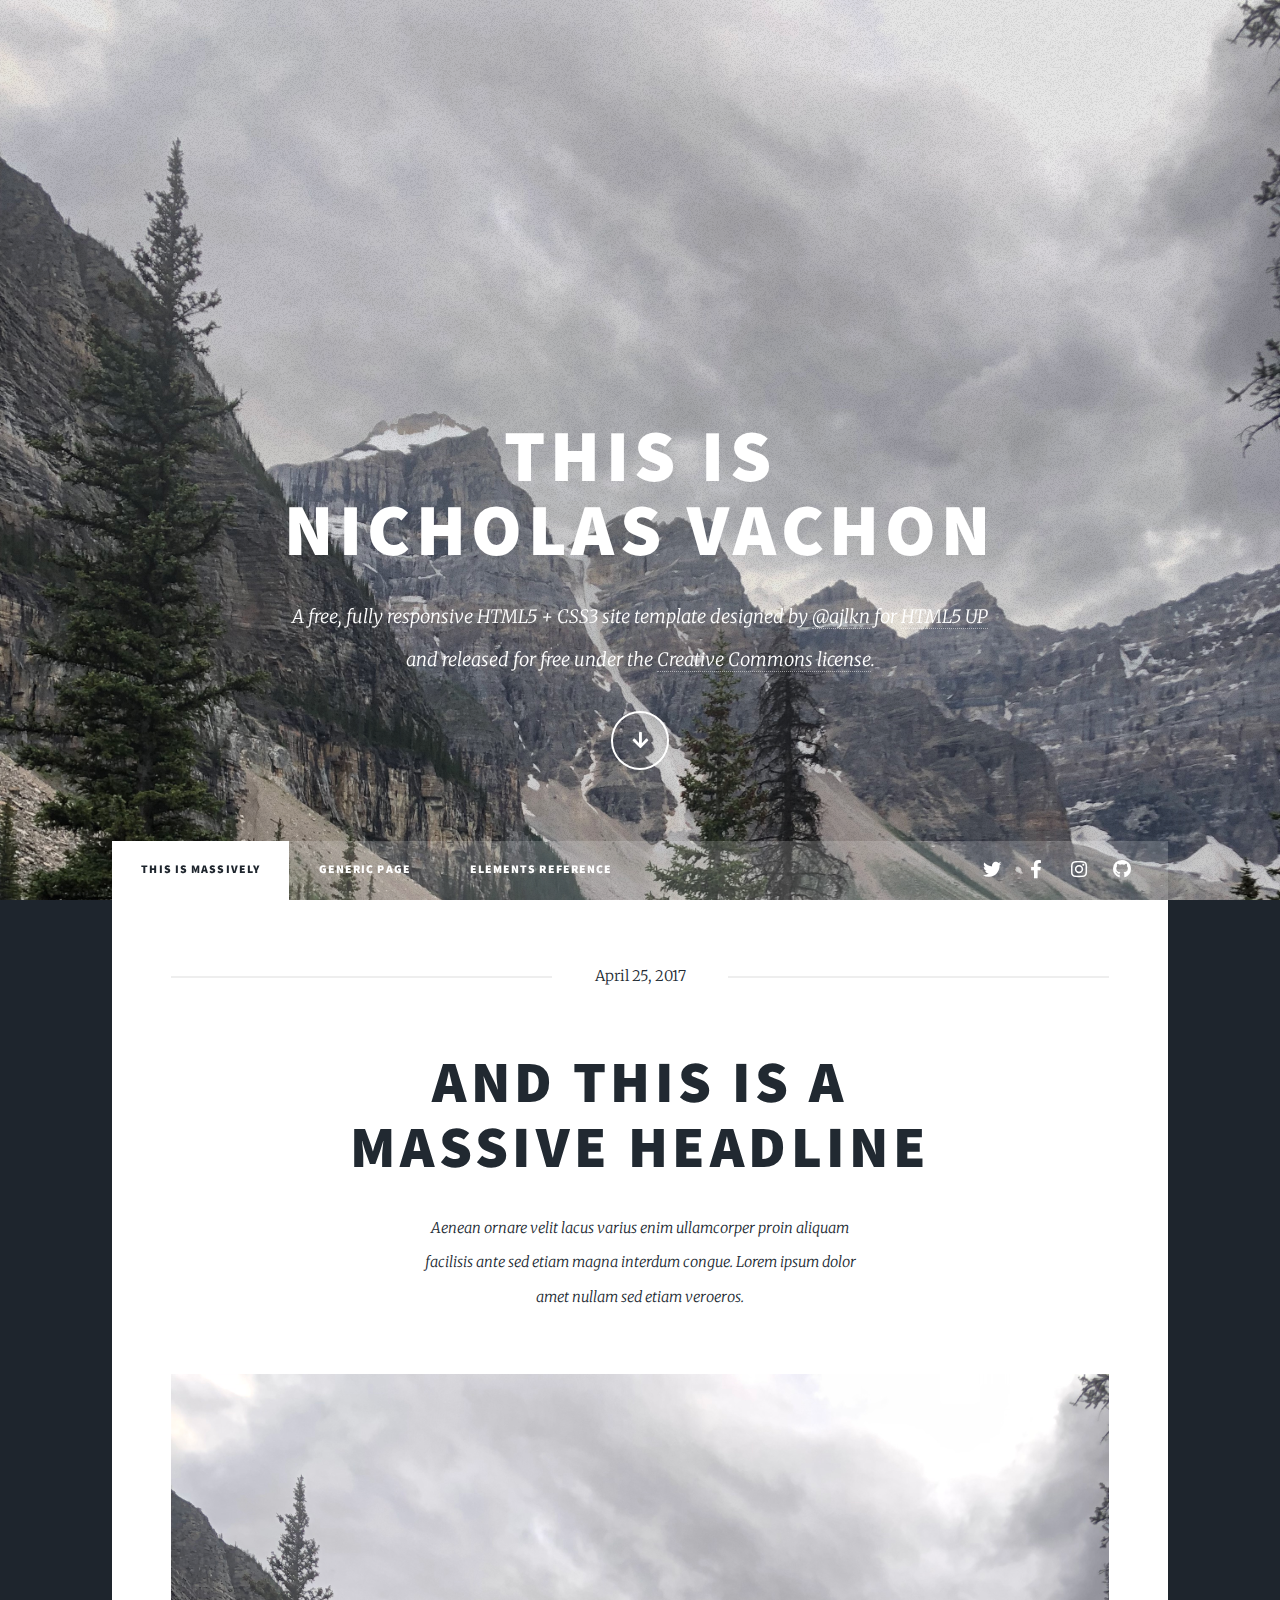
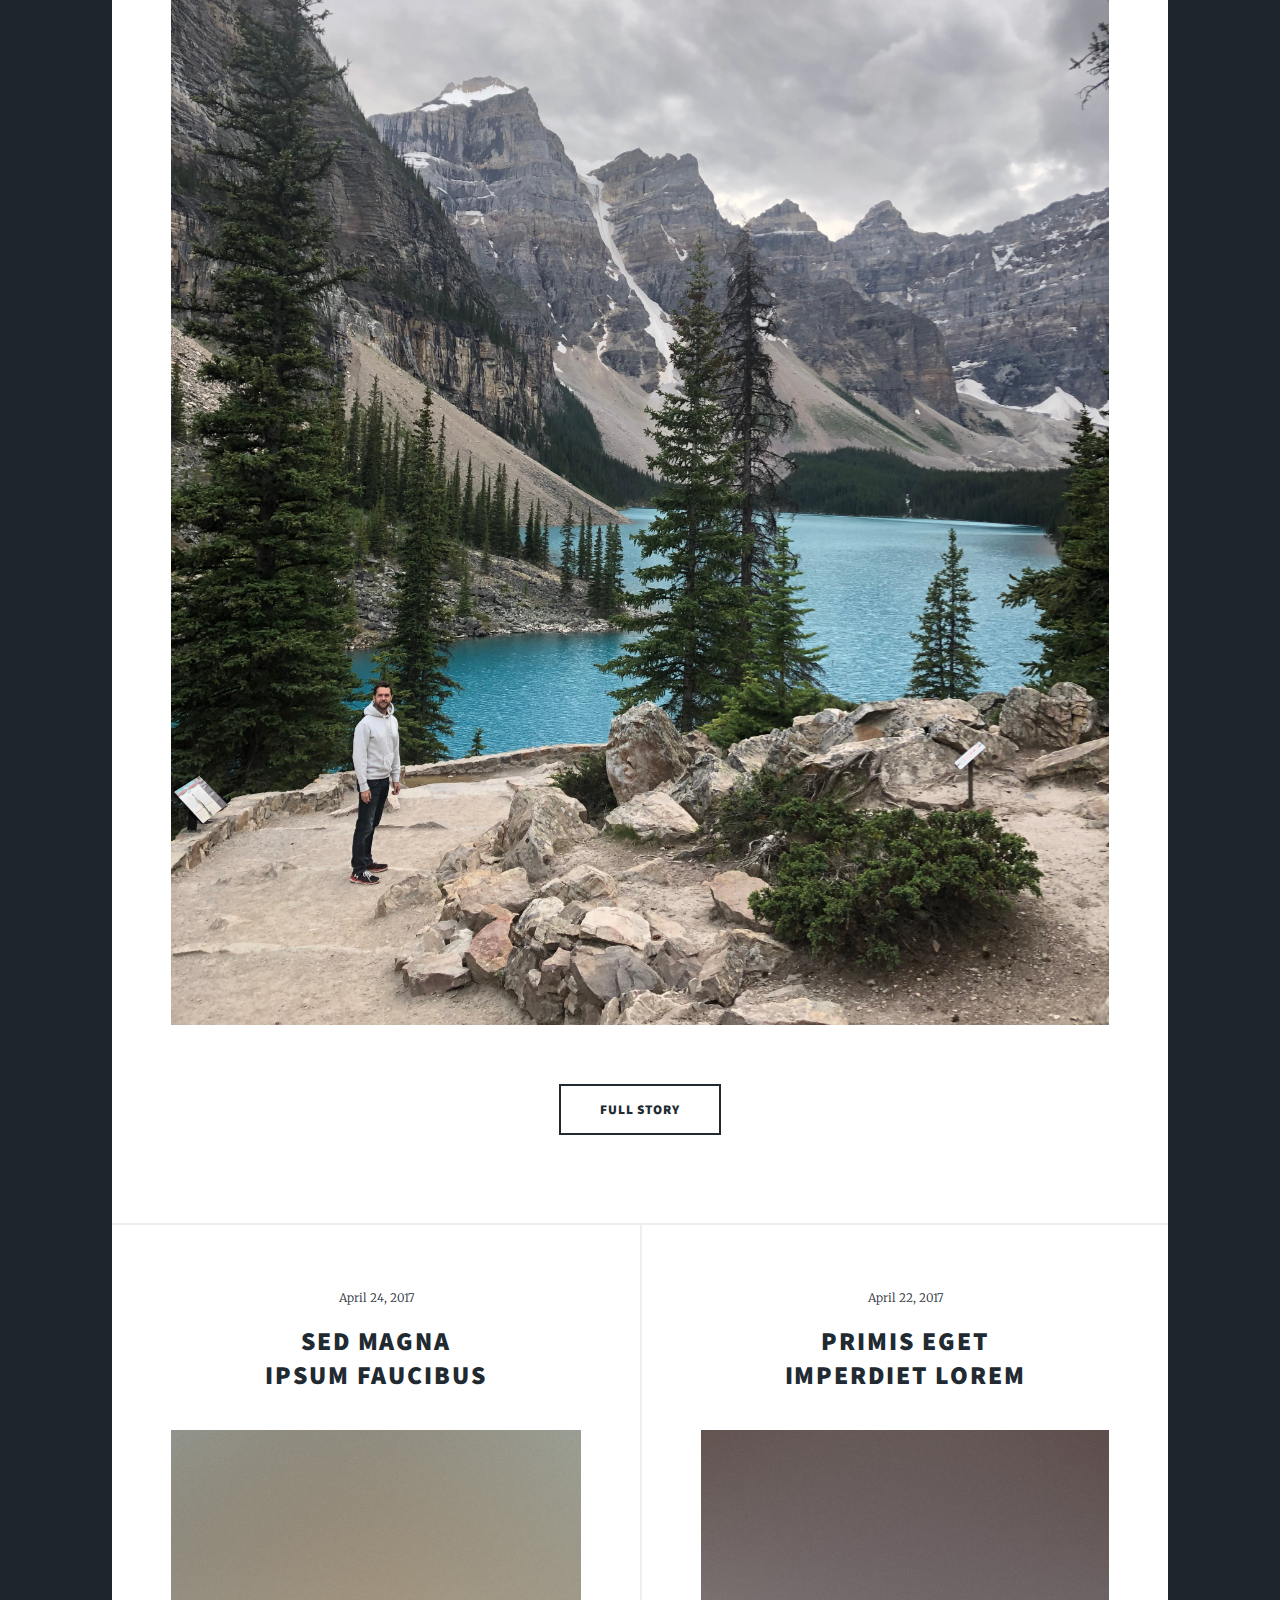
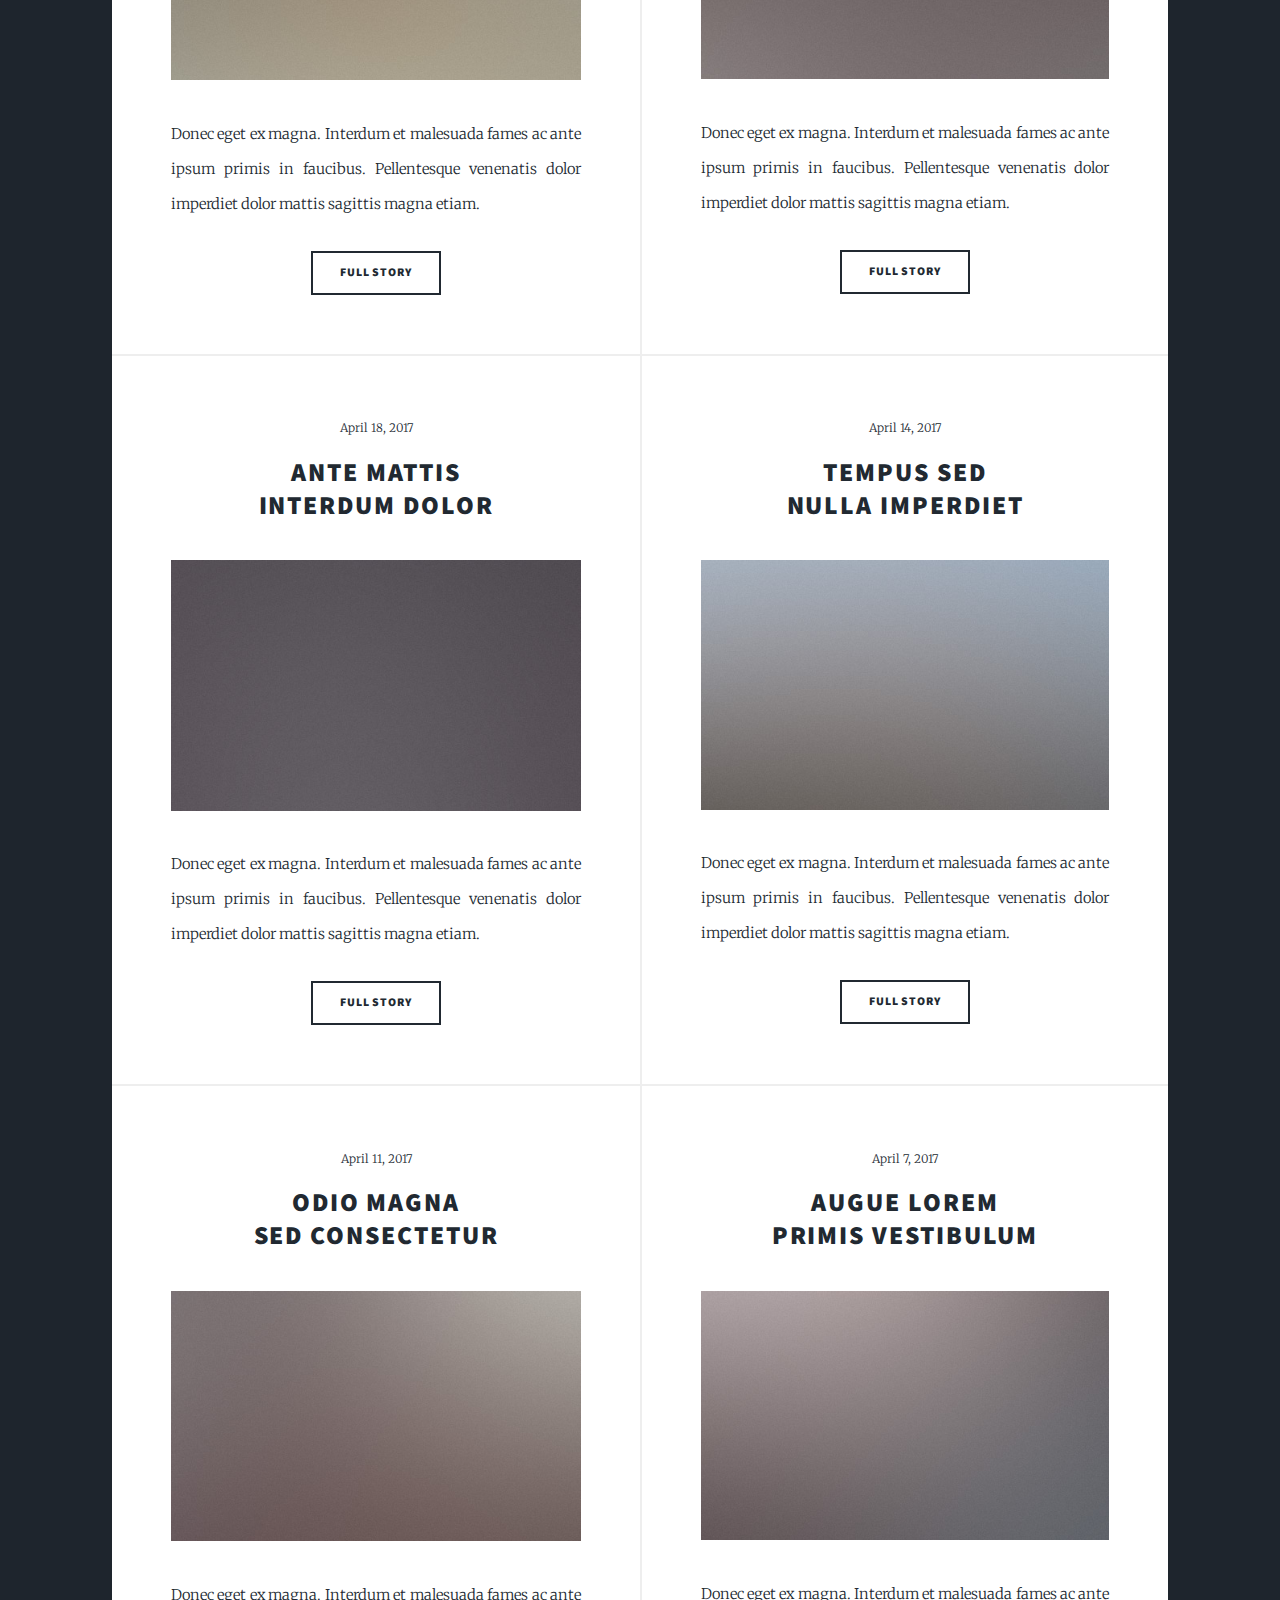
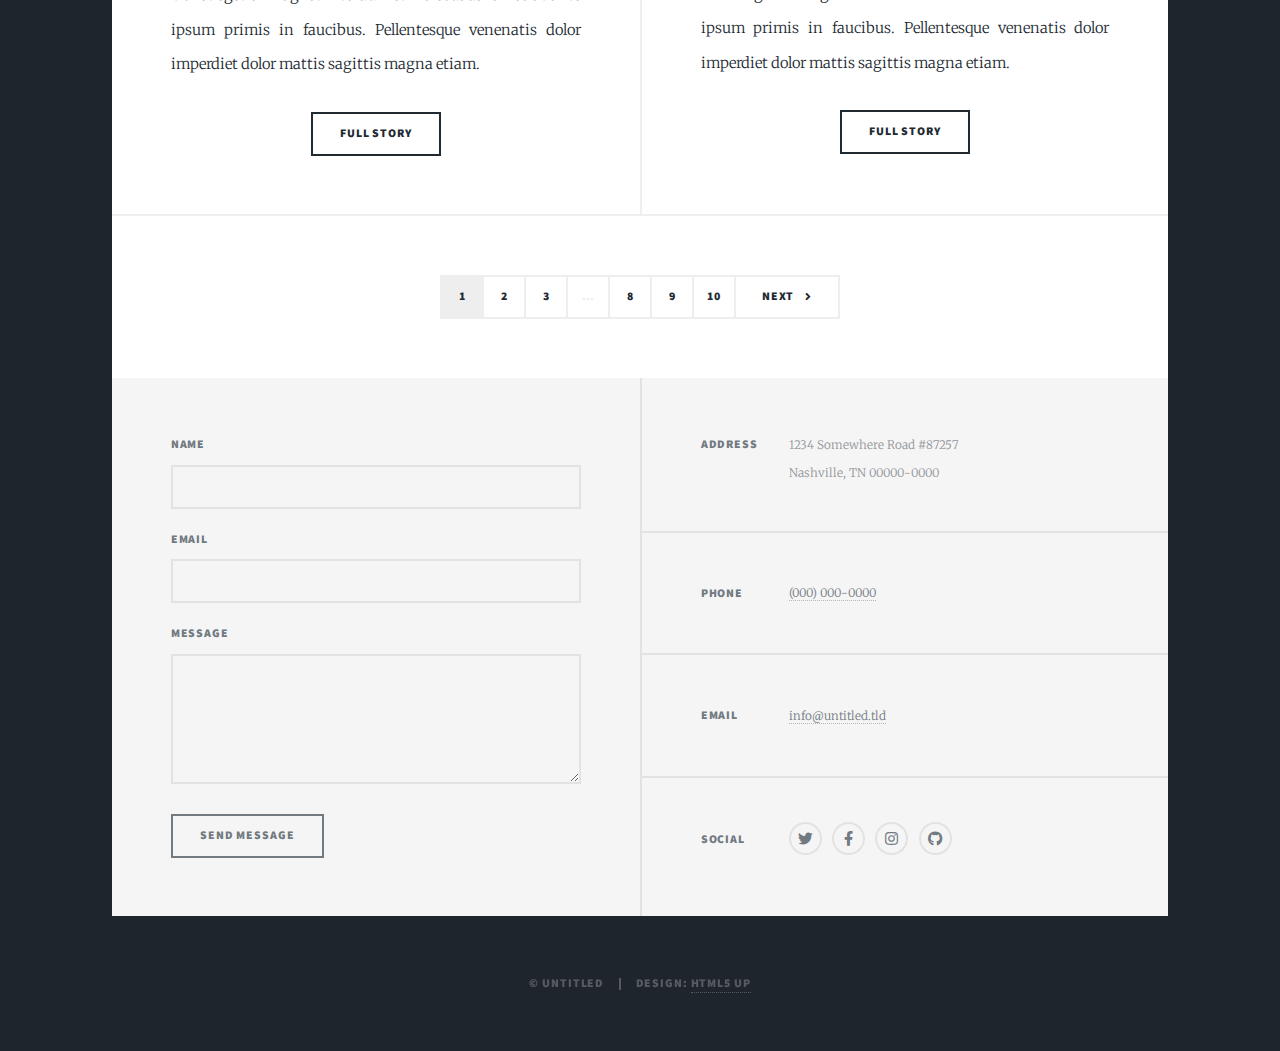
<file: index.html>
<!DOCTYPE HTML>
<!--
	Massively by HTML5 UP
	html5up.net | @ajlkn
	Free for personal and commercial use under the CCA 3.0 license (html5up.net/license)

	** Adapted version by Nicholas Vachon
-->
<html>
	<head>
		<title>Nicholas Vachon - Personal website</title>
		<meta charset="utf-8" />
		<meta name="viewport" content="width=device-width, initial-scale=1, user-scalable=no" />
		<link rel="stylesheet" href="assets/css/main.css" />
		<noscript><link rel="stylesheet" href="assets/css/noscript.css" /></noscript>
	</head>
	<body class="is-preload">

		<!-- Wrapper -->
			<div id="wrapper" class="fade-in">

				<!-- Intro -->
					<div id="intro">
						<h1>This is<br />
						Nicholas Vachon</h1>
						<p>A free, fully responsive HTML5 + CSS3 site template designed by <a href="https://twitter.com/ajlkn">@ajlkn</a> for <a href="https://html5up.net">HTML5 UP</a><br />
						and released for free under the <a href="https://html5up.net/license">Creative Commons license</a>.</p>
						<ul class="actions">
							<li><a href="#header" class="button icon solid solo fa-arrow-down scrolly">Continue</a></li>
						</ul>
					</div>

				<!-- Header -->
					<header id="header">
						<a href="index.html" class="logo">Massively</a>
					</header>

				<!-- Nav -->
					<nav id="nav">
						<ul class="links">
							<li class="active"><a href="index.html">This is Massively</a></li>
							<li><a href="generic.html">Generic Page</a></li>
							<li><a href="elements.html">Elements Reference</a></li>
						</ul>
						<ul class="icons">
							<li><a href="#" class="icon brands fa-twitter"><span class="label">Twitter</span></a></li>
							<li><a href="#" class="icon brands fa-facebook-f"><span class="label">Facebook</span></a></li>
							<li><a href="#" class="icon brands fa-instagram"><span class="label">Instagram</span></a></li>
							<li><a href="#" class="icon brands fa-github"><span class="label">GitHub</span></a></li>
						</ul>
					</nav>

				<!-- Main -->
					<div id="main">

						<!-- Featured Post -->
							<article class="post featured">
								<header class="major">
									<span class="date">April 25, 2017</span>
									<h2><a href="#">And this is a<br />
									massive headline</a></h2>
									<p>Aenean ornare velit lacus varius enim ullamcorper proin aliquam<br />
									facilisis ante sed etiam magna interdum congue. Lorem ipsum dolor<br />
									amet nullam sed etiam veroeros.</p>
								</header>
								<a href="#" class="image main"><img src="images/LakeLouise.jpg" alt="" /></a>
								<ul class="actions special">
									<li><a href="#" class="button large">Full Story</a></li>
								</ul>
							</article>

						<!-- Posts -->
							<section class="posts">
								<article>
									<header>
										<span class="date">April 24, 2017</span>
										<h2><a href="#">Sed magna<br />
										ipsum faucibus</a></h2>
									</header>
									<a href="#" class="image fit"><img src="images/pic02.jpg" alt="" /></a>
									<p>Donec eget ex magna. Interdum et malesuada fames ac ante ipsum primis in faucibus. Pellentesque venenatis dolor imperdiet dolor mattis sagittis magna etiam.</p>
									<ul class="actions special">
										<li><a href="#" class="button">Full Story</a></li>
									</ul>
								</article>
								<article>
									<header>
										<span class="date">April 22, 2017</span>
										<h2><a href="#">Primis eget<br />
										imperdiet lorem</a></h2>
									</header>
									<a href="#" class="image fit"><img src="images/pic03.jpg" alt="" /></a>
									<p>Donec eget ex magna. Interdum et malesuada fames ac ante ipsum primis in faucibus. Pellentesque venenatis dolor imperdiet dolor mattis sagittis magna etiam.</p>
									<ul class="actions special">
										<li><a href="#" class="button">Full Story</a></li>
									</ul>
								</article>
								<article>
									<header>
										<span class="date">April 18, 2017</span>
										<h2><a href="#">Ante mattis<br />
										interdum dolor</a></h2>
									</header>
									<a href="#" class="image fit"><img src="images/pic04.jpg" alt="" /></a>
									<p>Donec eget ex magna. Interdum et malesuada fames ac ante ipsum primis in faucibus. Pellentesque venenatis dolor imperdiet dolor mattis sagittis magna etiam.</p>
									<ul class="actions special">
										<li><a href="#" class="button">Full Story</a></li>
									</ul>
								</article>
								<article>
									<header>
										<span class="date">April 14, 2017</span>
										<h2><a href="#">Tempus sed<br />
										nulla imperdiet</a></h2>
									</header>
									<a href="#" class="image fit"><img src="images/pic05.jpg" alt="" /></a>
									<p>Donec eget ex magna. Interdum et malesuada fames ac ante ipsum primis in faucibus. Pellentesque venenatis dolor imperdiet dolor mattis sagittis magna etiam.</p>
									<ul class="actions special">
										<li><a href="#" class="button">Full Story</a></li>
									</ul>
								</article>
								<article>
									<header>
										<span class="date">April 11, 2017</span>
										<h2><a href="#">Odio magna<br />
										sed consectetur</a></h2>
									</header>
									<a href="#" class="image fit"><img src="images/pic06.jpg" alt="" /></a>
									<p>Donec eget ex magna. Interdum et malesuada fames ac ante ipsum primis in faucibus. Pellentesque venenatis dolor imperdiet dolor mattis sagittis magna etiam.</p>
									<ul class="actions special">
										<li><a href="#" class="button">Full Story</a></li>
									</ul>
								</article>
								<article>
									<header>
										<span class="date">April 7, 2017</span>
										<h2><a href="#">Augue lorem<br />
										primis vestibulum</a></h2>
									</header>
									<a href="#" class="image fit"><img src="images/pic07.jpg" alt="" /></a>
									<p>Donec eget ex magna. Interdum et malesuada fames ac ante ipsum primis in faucibus. Pellentesque venenatis dolor imperdiet dolor mattis sagittis magna etiam.</p>
									<ul class="actions special">
										<li><a href="#" class="button">Full Story</a></li>
									</ul>
								</article>
							</section>

						<!-- Footer -->
							<footer>
								<div class="pagination">
									<!--<a href="#" class="previous">Prev</a>-->
									<a href="#" class="page active">1</a>
									<a href="#" class="page">2</a>
									<a href="#" class="page">3</a>
									<span class="extra">&hellip;</span>
									<a href="#" class="page">8</a>
									<a href="#" class="page">9</a>
									<a href="#" class="page">10</a>
									<a href="#" class="next">Next</a>
								</div>
							</footer>

					</div>

				<!-- Footer -->
					<footer id="footer">
						<section>
							<form method="post" action="#">
								<div class="fields">
									<div class="field">
										<label for="name">Name</label>
										<input type="text" name="name" id="name" />
									</div>
									<div class="field">
										<label for="email">Email</label>
										<input type="text" name="email" id="email" />
									</div>
									<div class="field">
										<label for="message">Message</label>
										<textarea name="message" id="message" rows="3"></textarea>
									</div>
								</div>
								<ul class="actions">
									<li><input type="submit" value="Send Message" /></li>
								</ul>
							</form>
						</section>
						<section class="split contact">
							<section class="alt">
								<h3>Address</h3>
								<p>1234 Somewhere Road #87257<br />
								Nashville, TN 00000-0000</p>
							</section>
							<section>
								<h3>Phone</h3>
								<p><a href="#">(000) 000-0000</a></p>
							</section>
							<section>
								<h3>Email</h3>
								<p><a href="#">info@untitled.tld</a></p>
							</section>
							<section>
								<h3>Social</h3>
								<ul class="icons alt">
									<li><a href="#" class="icon brands alt fa-twitter"><span class="label">Twitter</span></a></li>
									<li><a href="#" class="icon brands alt fa-facebook-f"><span class="label">Facebook</span></a></li>
									<li><a href="#" class="icon brands alt fa-instagram"><span class="label">Instagram</span></a></li>
									<li><a href="#" class="icon brands alt fa-github"><span class="label">GitHub</span></a></li>
								</ul>
							</section>
						</section>
					</footer>

				<!-- Copyright -->
					<div id="copyright">
						<ul><li>&copy; Untitled</li><li>Design: <a href="https://html5up.net">HTML5 UP</a></li></ul>
					</div>

			</div>

		<!-- Scripts -->
			<script src="assets/js/jquery.min.js"></script>
			<script src="assets/js/jquery.scrollex.min.js"></script>
			<script src="assets/js/jquery.scrolly.min.js"></script>
			<script src="assets/js/browser.min.js"></script>
			<script src="assets/js/breakpoints.min.js"></script>
			<script src="assets/js/util.js"></script>
			<script src="assets/js/main.js"></script>

	</body>
</html>
</file>
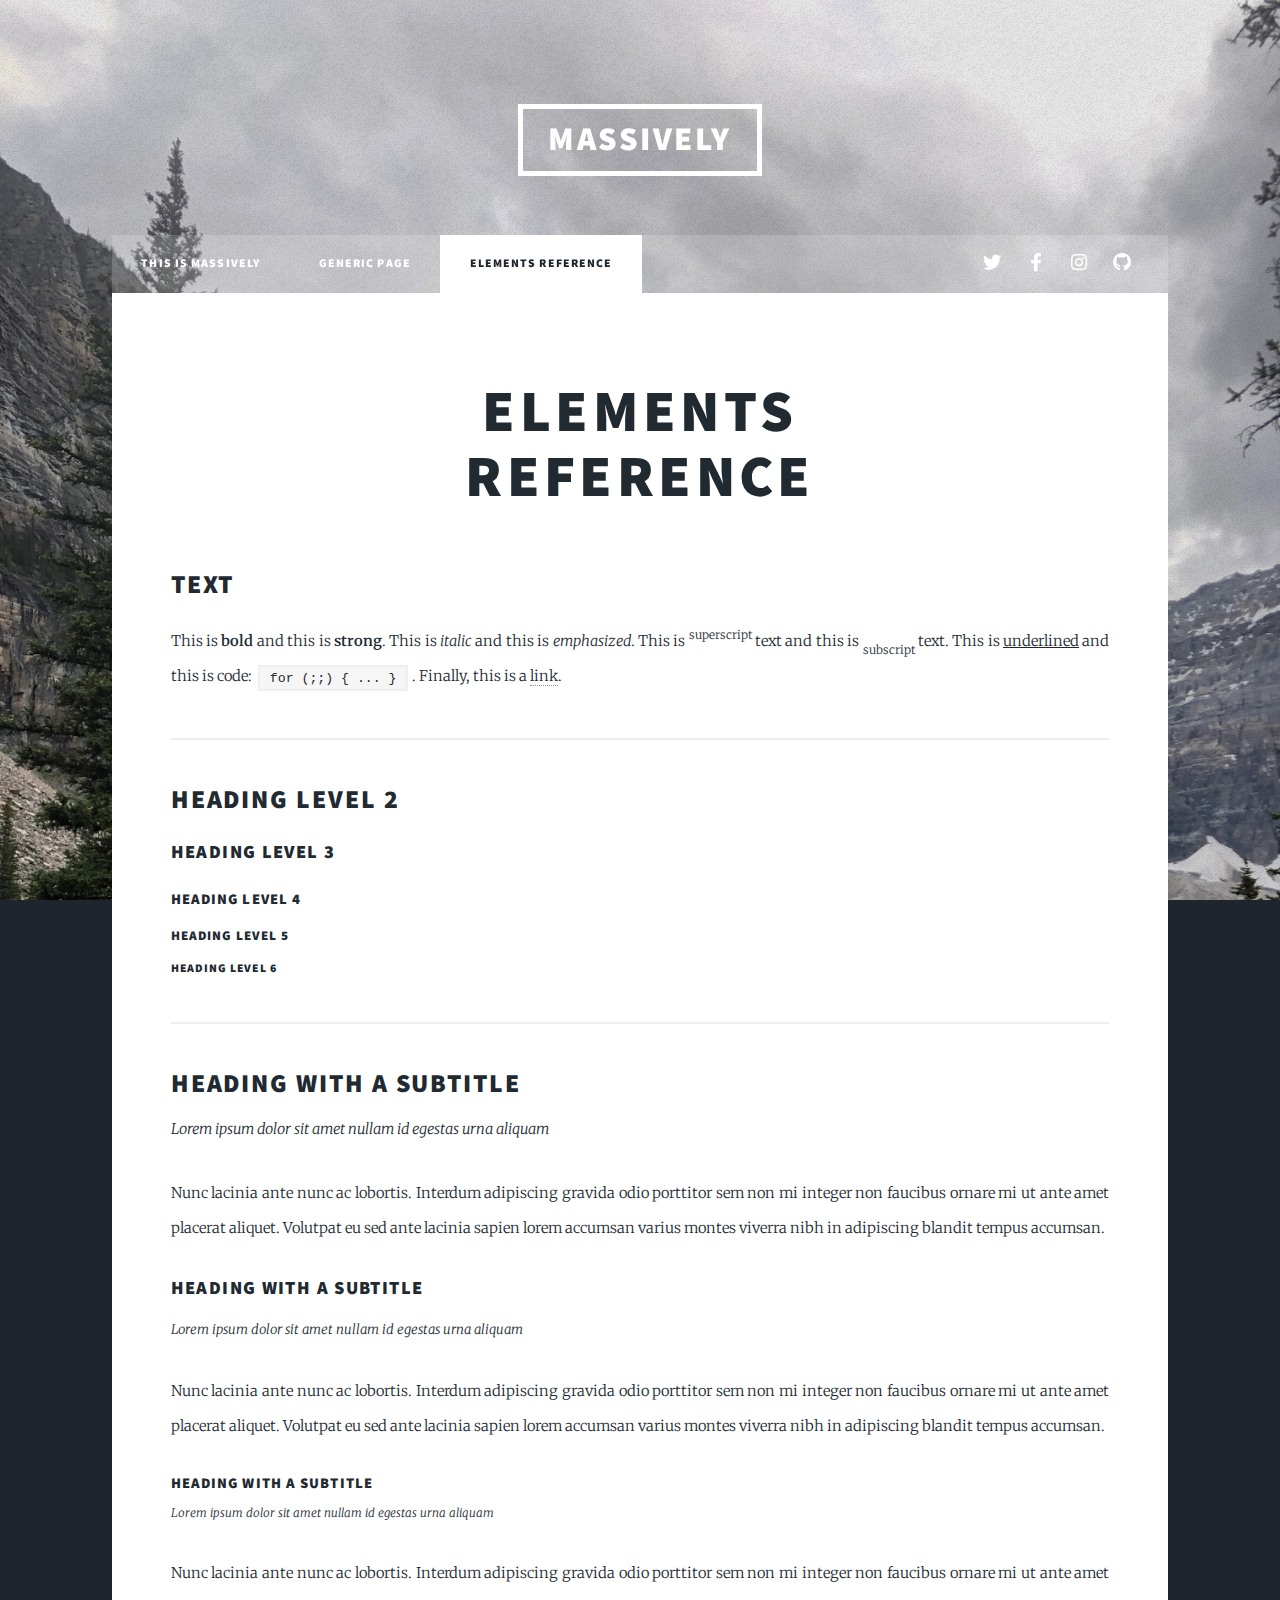
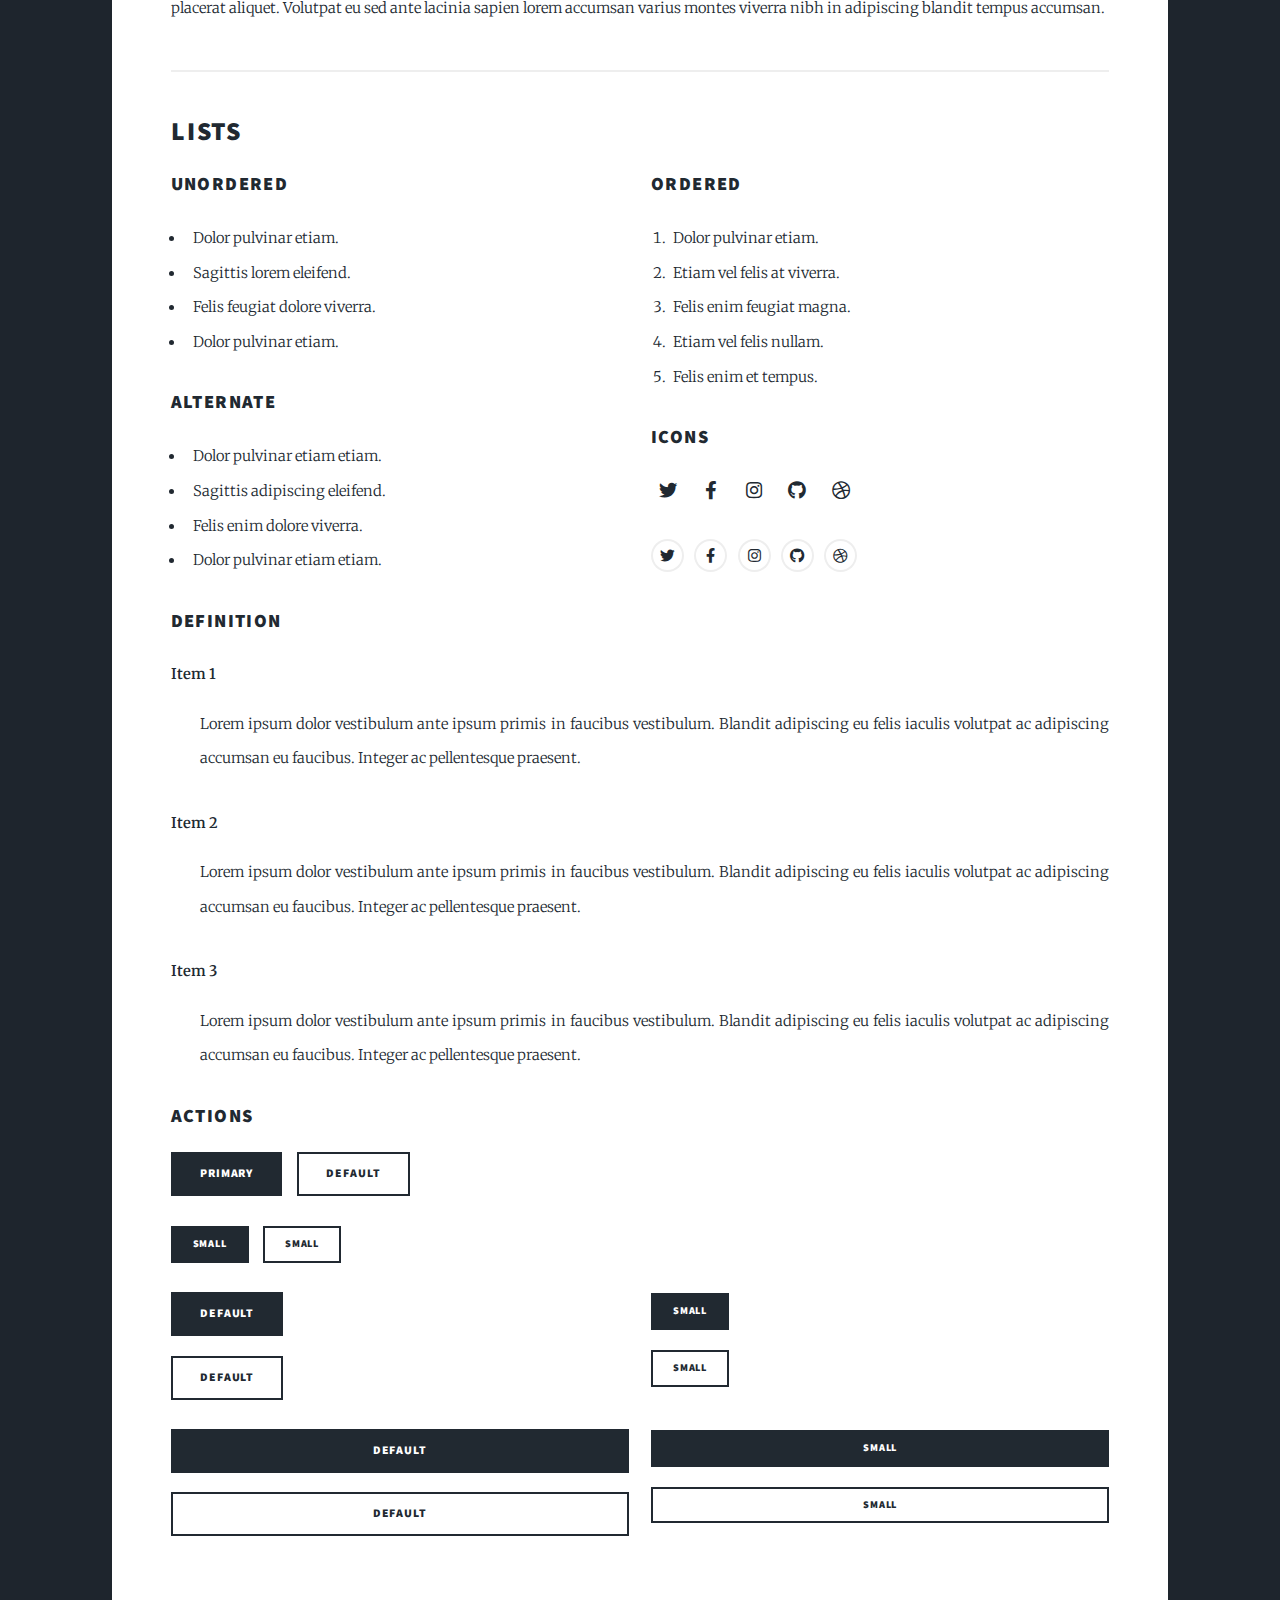
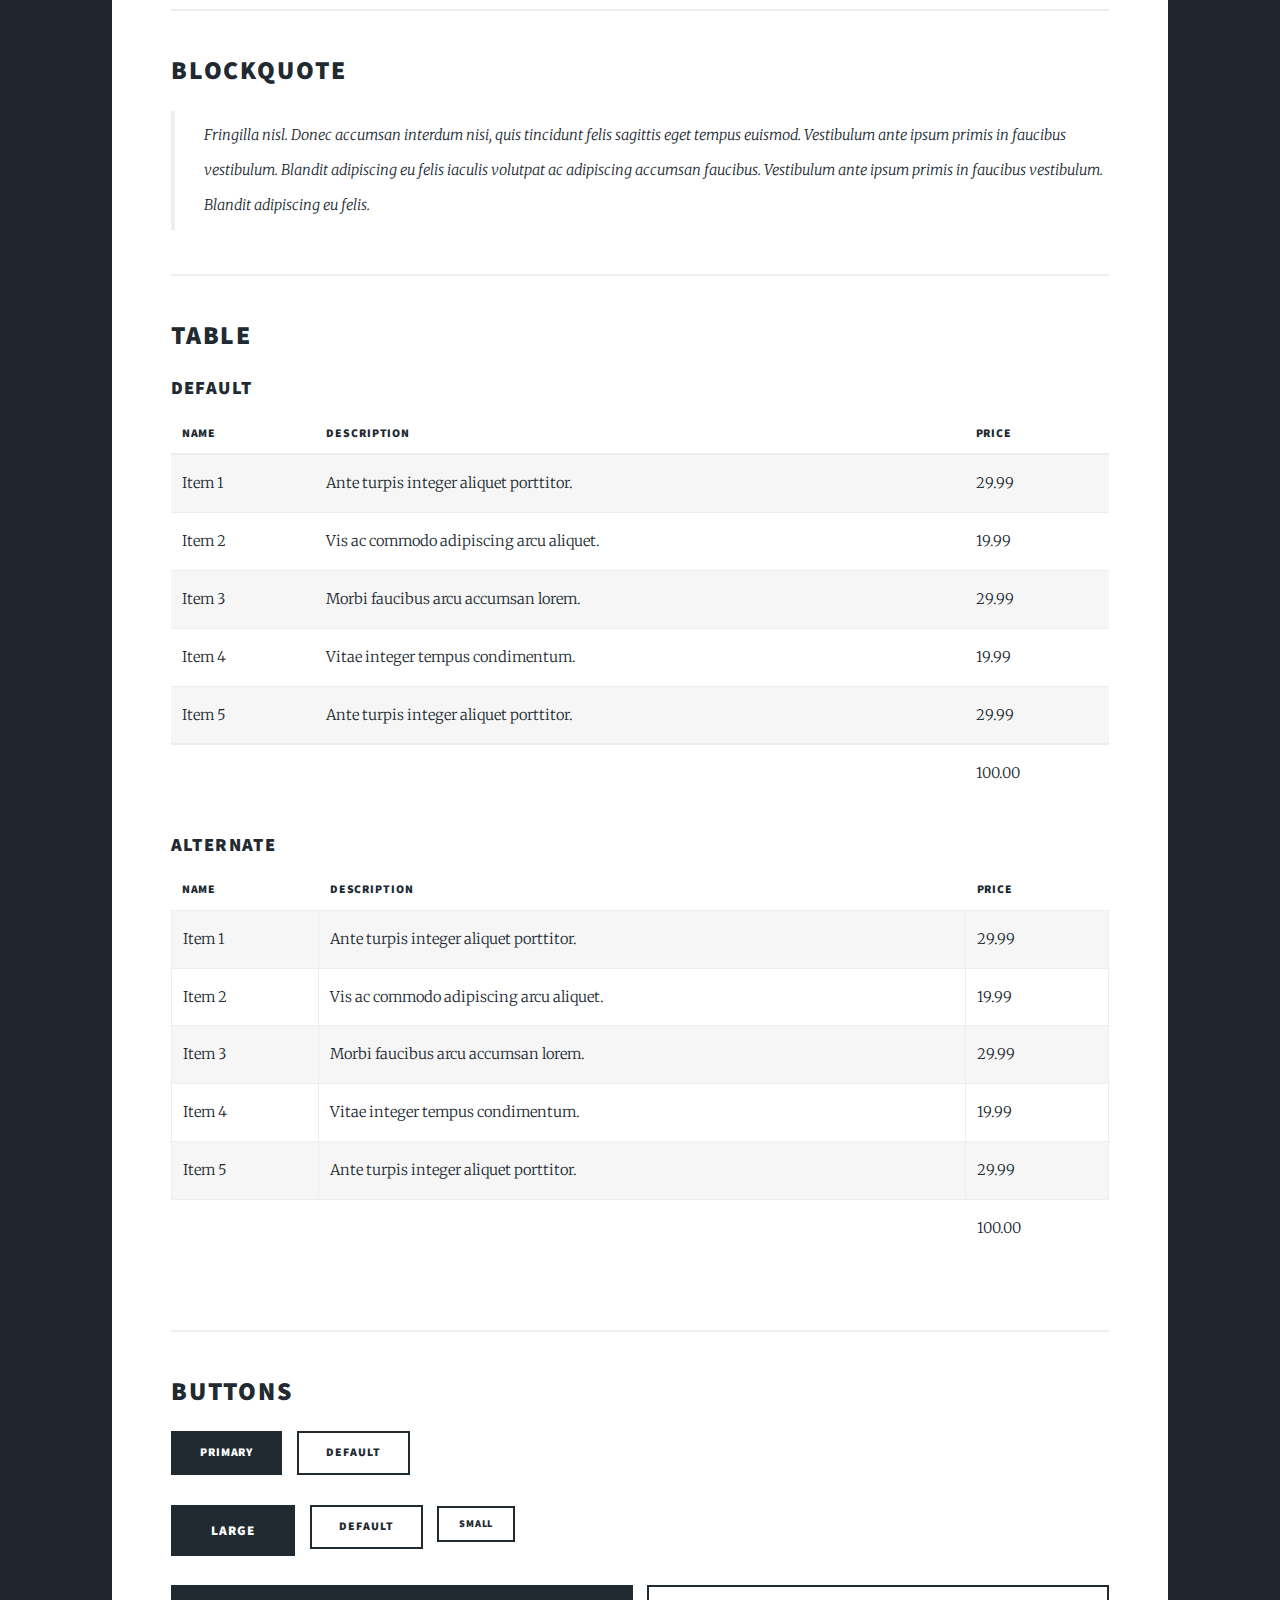
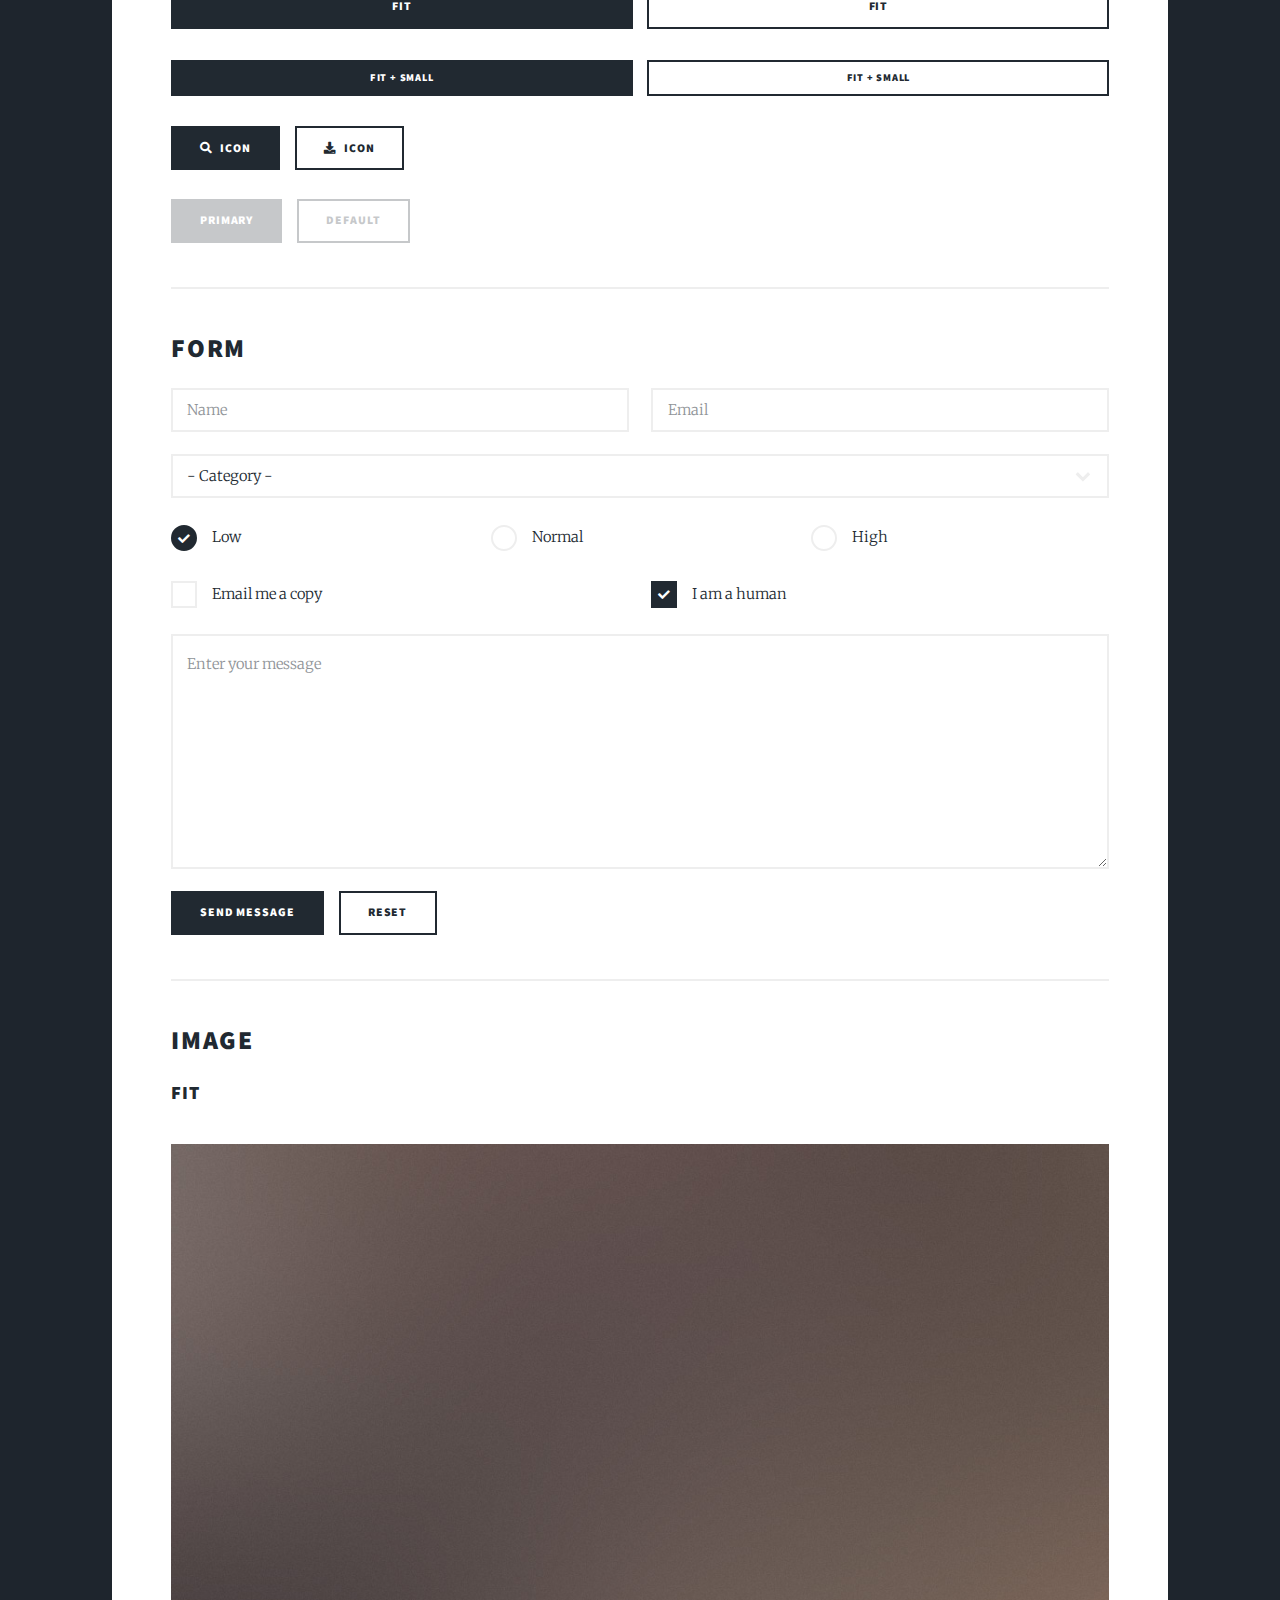
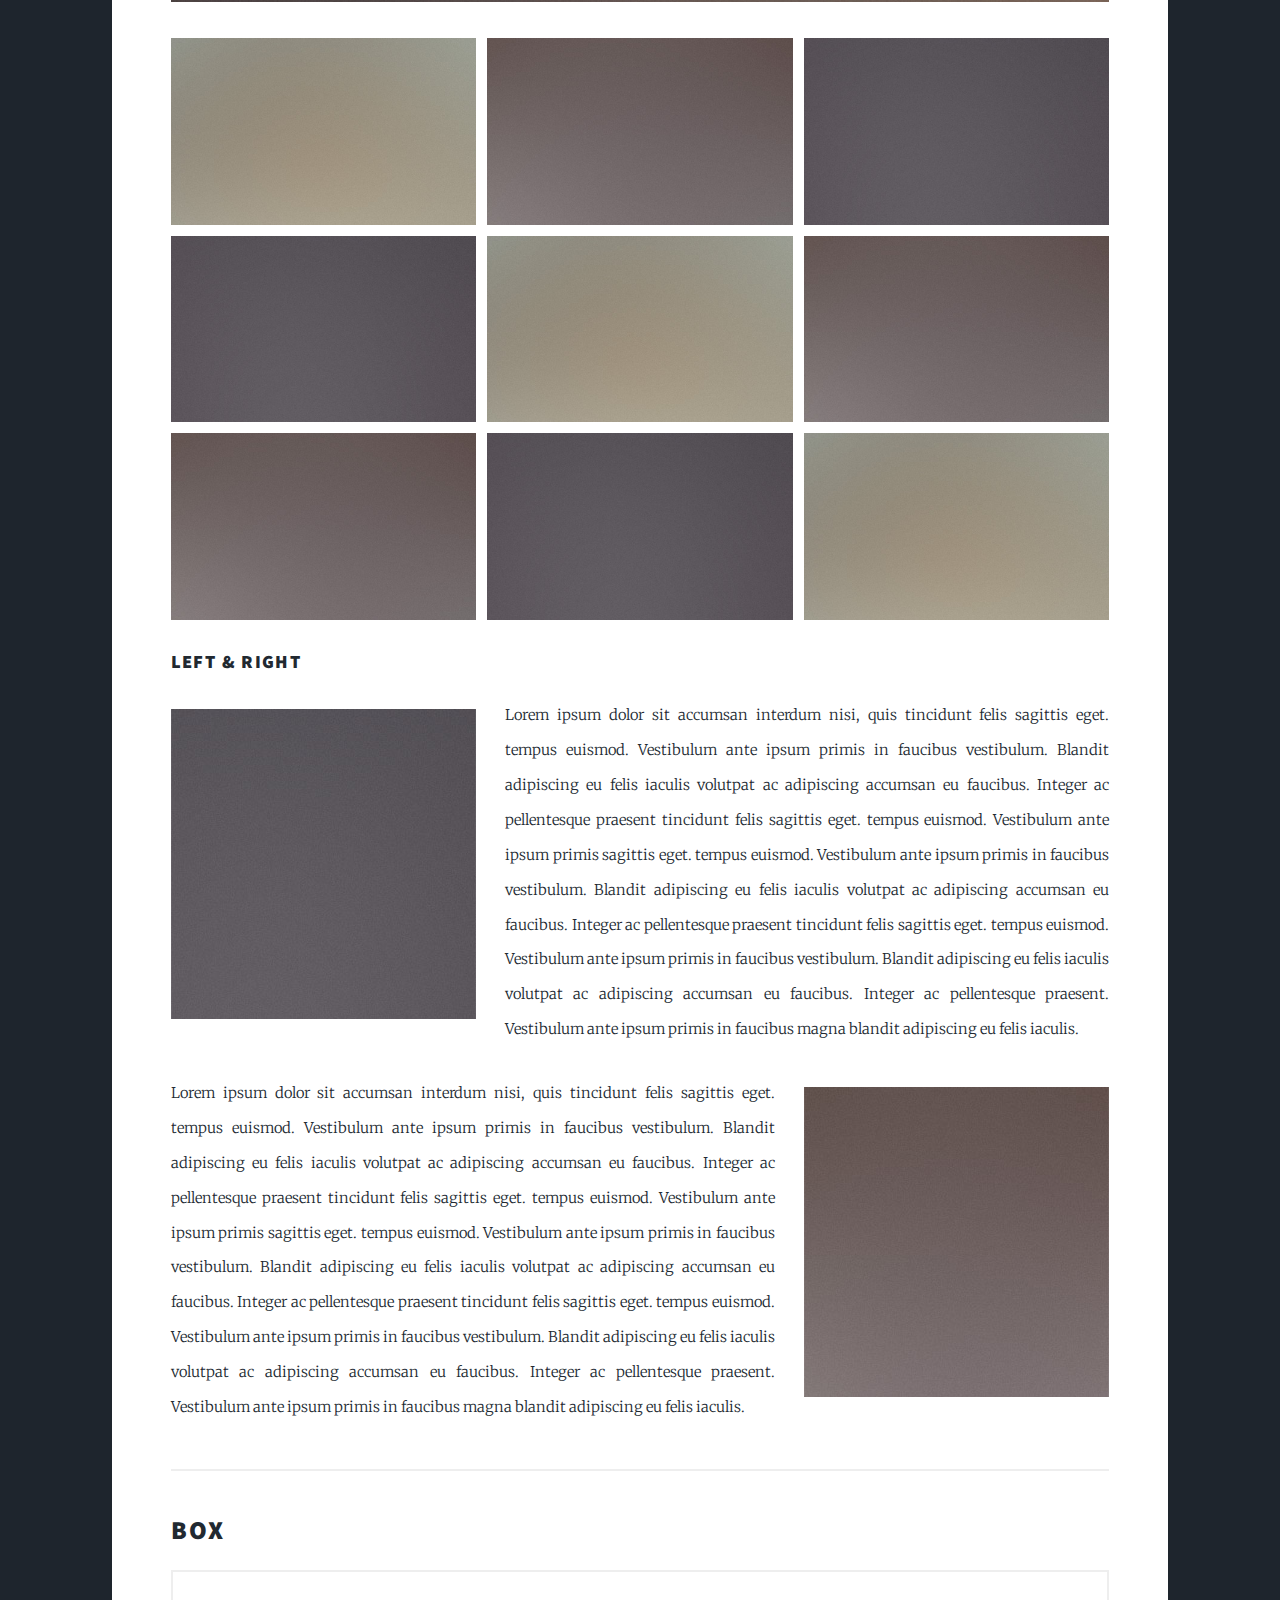
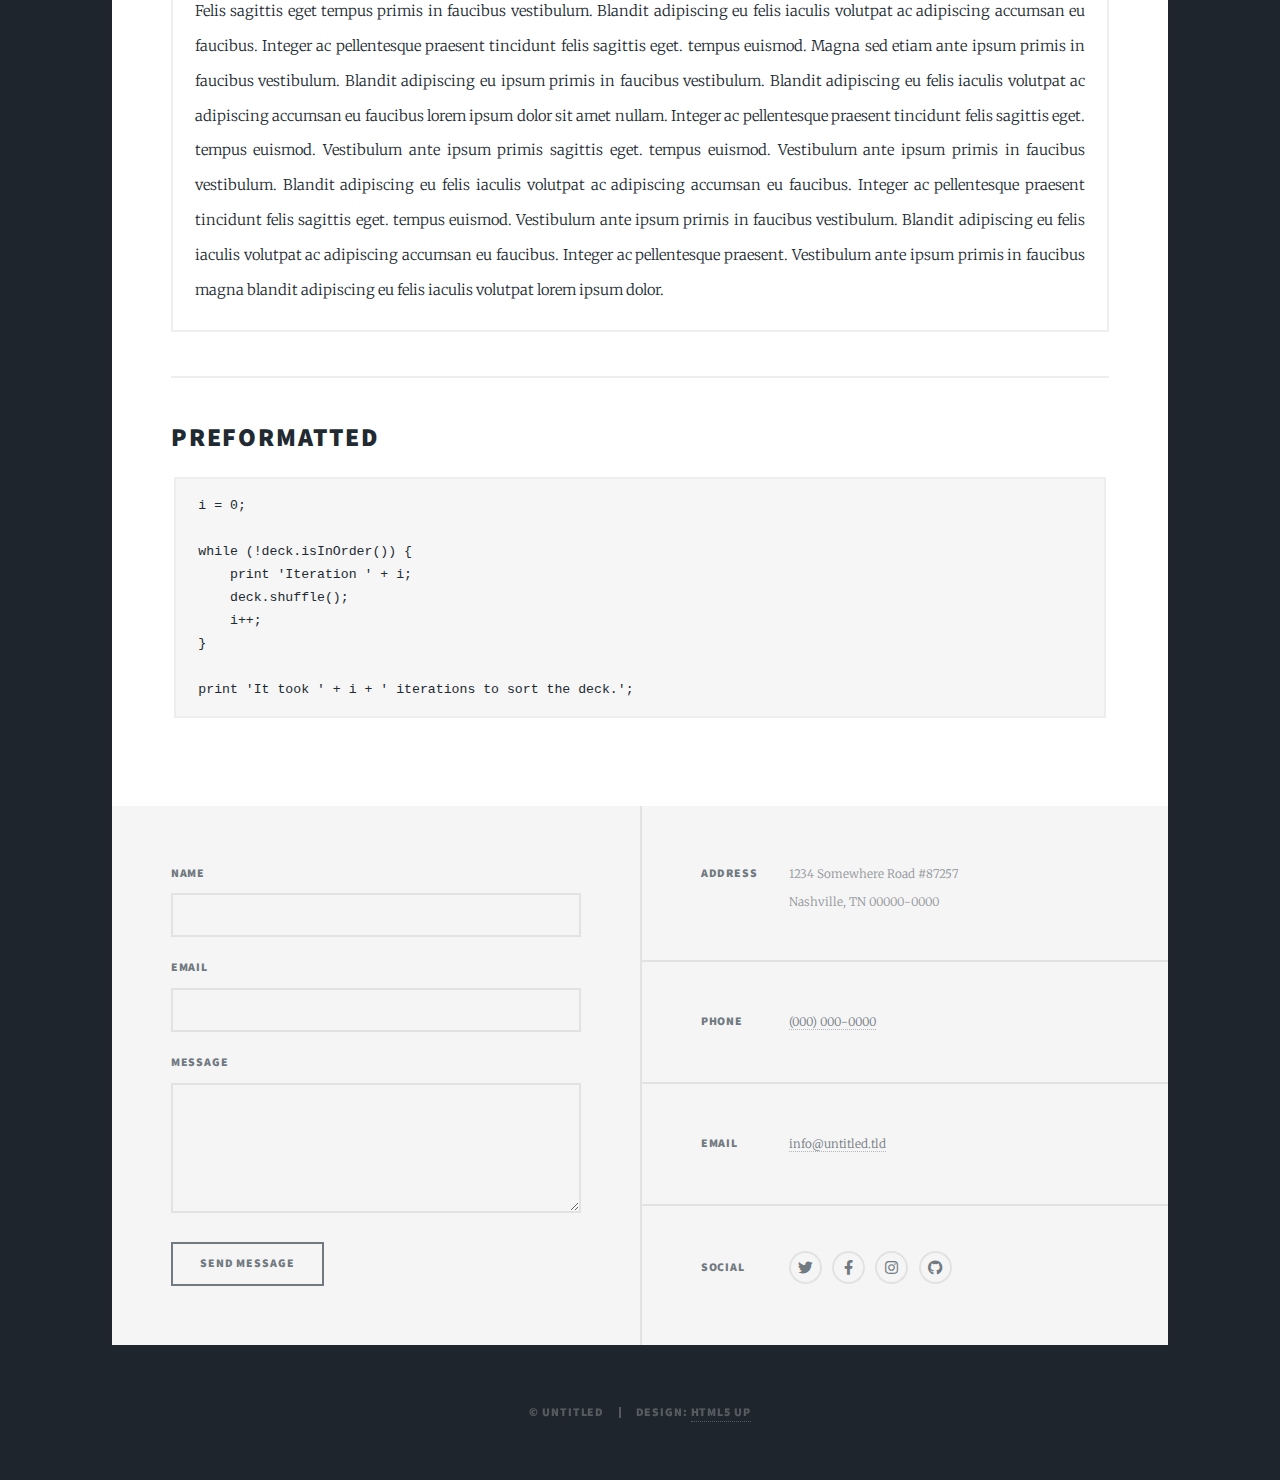
<file: elements.html>
<!DOCTYPE HTML>
<!--
	Massively by HTML5 UP
	html5up.net | @ajlkn
	Free for personal and commercial use under the CCA 3.0 license (html5up.net/license)
-->
<html>
	<head>
		<title>Elements Reference - Massively by HTML5 UP</title>
		<meta charset="utf-8" />
		<meta name="viewport" content="width=device-width, initial-scale=1, user-scalable=no" />
		<link rel="stylesheet" href="assets/css/main.css" />
		<noscript><link rel="stylesheet" href="assets/css/noscript.css" /></noscript>
	</head>
	<body class="is-preload">

		<!-- Wrapper -->
			<div id="wrapper">

				<!-- Header -->
					<header id="header">
						<a href="index.html" class="logo">Massively</a>
					</header>

				<!-- Nav -->
					<nav id="nav">
						<ul class="links">
							<li><a href="index.html">This is Massively</a></li>
							<li><a href="generic.html">Generic Page</a></li>
							<li class="active"><a href="elements.html">Elements Reference</a></li>
						</ul>
						<ul class="icons">
							<li><a href="#" class="icon brands fa-twitter"><span class="label">Twitter</span></a></li>
							<li><a href="#" class="icon brands fa-facebook-f"><span class="label">Facebook</span></a></li>
							<li><a href="#" class="icon brands fa-instagram"><span class="label">Instagram</span></a></li>
							<li><a href="#" class="icon brands fa-github"><span class="label">GitHub</span></a></li>
						</ul>
					</nav>

				<!-- Main -->
					<div id="main">

						<!-- Post -->
							<section class="post">
								<header class="major">
									<h1>Elements<br />
									Reference</h1>
								</header>

								<!-- Text stuff -->
									<h2>Text</h2>
									<p>This is <b>bold</b> and this is <strong>strong</strong>. This is <i>italic</i> and this is <em>emphasized</em>.
									This is <sup>superscript</sup> text and this is <sub>subscript</sub> text.
									This is <u>underlined</u> and this is code: <code>for (;;) { ... }</code>.
									Finally, this is a <a href="#">link</a>.</p>
									<hr />
									<h2>Heading Level 2</h2>
									<h3>Heading Level 3</h3>
									<h4>Heading Level 4</h4>
									<h5>Heading Level 5</h5>
									<h6>Heading Level 6</h6>
									<hr />
									<header>
										<h2>Heading with a Subtitle</h2>
										<p>Lorem ipsum dolor sit amet nullam id egestas urna aliquam</p>
									</header>
									<p>Nunc lacinia ante nunc ac lobortis. Interdum adipiscing gravida odio porttitor sem non mi integer non faucibus ornare mi ut ante amet placerat aliquet. Volutpat eu sed ante lacinia sapien lorem accumsan varius montes viverra nibh in adipiscing blandit tempus accumsan.</p>
									<header>
										<h3>Heading with a Subtitle</h3>
										<p>Lorem ipsum dolor sit amet nullam id egestas urna aliquam</p>
									</header>
									<p>Nunc lacinia ante nunc ac lobortis. Interdum adipiscing gravida odio porttitor sem non mi integer non faucibus ornare mi ut ante amet placerat aliquet. Volutpat eu sed ante lacinia sapien lorem accumsan varius montes viverra nibh in adipiscing blandit tempus accumsan.</p>
									<header>
										<h4>Heading with a Subtitle</h4>
										<p>Lorem ipsum dolor sit amet nullam id egestas urna aliquam</p>
									</header>
									<p>Nunc lacinia ante nunc ac lobortis. Interdum adipiscing gravida odio porttitor sem non mi integer non faucibus ornare mi ut ante amet placerat aliquet. Volutpat eu sed ante lacinia sapien lorem accumsan varius montes viverra nibh in adipiscing blandit tempus accumsan.</p>

									<hr />

								<!-- Lists -->
									<h2>Lists</h2>
									<div class="row">
										<div class="col-6 col-12-small">

											<h3>Unordered</h3>
											<ul>
												<li>Dolor pulvinar etiam.</li>
												<li>Sagittis lorem eleifend.</li>
												<li>Felis feugiat dolore viverra.</li>
												<li>Dolor pulvinar etiam.</li>
											</ul>

											<h3>Alternate</h3>
											<ul class="alt">
												<li>Dolor pulvinar etiam etiam.</li>
												<li>Sagittis adipiscing eleifend.</li>
												<li>Felis enim dolore viverra.</li>
												<li>Dolor pulvinar etiam etiam.</li>
											</ul>

										</div>
										<div class="col-6 col-12-small">

											<h3>Ordered</h3>
											<ol>
												<li>Dolor pulvinar etiam.</li>
												<li>Etiam vel felis at viverra.</li>
												<li>Felis enim feugiat magna.</li>
												<li>Etiam vel felis nullam.</li>
												<li>Felis enim et tempus.</li>
											</ol>

											<h3>Icons</h3>
											<ul class="icons">
												<li><a href="#" class="icon brands fa-twitter"><span class="label">Twitter</span></a></li>
												<li><a href="#" class="icon brands fa-facebook-f"><span class="label">Facebook</span></a></li>
												<li><a href="#" class="icon brands fa-instagram"><span class="label">Instagram</span></a></li>
												<li><a href="#" class="icon brands fa-github"><span class="label">Github</span></a></li>
												<li><a href="#" class="icon brands fa-dribbble"><span class="label">Dribbble</span></a></li>
											</ul>
											<ul class="icons alt">
												<li><a href="#" class="icon brands alt fa-twitter"><span class="label">Twitter</span></a></li>
												<li><a href="#" class="icon brands alt fa-facebook-f"><span class="label">Facebook</span></a></li>
												<li><a href="#" class="icon brands alt fa-instagram"><span class="label">Instagram</span></a></li>
												<li><a href="#" class="icon brands alt fa-github"><span class="label">Github</span></a></li>
												<li><a href="#" class="icon brands alt fa-dribbble"><span class="label">Dribbble</span></a></li>
											</ul>

										</div>
									</div>
									<h3>Definition</h3>
									<dl>
										<dt>Item 1</dt>
										<dd>
											<p>Lorem ipsum dolor vestibulum ante ipsum primis in faucibus vestibulum. Blandit adipiscing eu felis iaculis volutpat ac adipiscing accumsan eu faucibus. Integer ac pellentesque praesent.</p>
										</dd>
										<dt>Item 2</dt>
										<dd>
											<p>Lorem ipsum dolor vestibulum ante ipsum primis in faucibus vestibulum. Blandit adipiscing eu felis iaculis volutpat ac adipiscing accumsan eu faucibus. Integer ac pellentesque praesent.</p>
										</dd>
										<dt>Item 3</dt>
										<dd>
											<p>Lorem ipsum dolor vestibulum ante ipsum primis in faucibus vestibulum. Blandit adipiscing eu felis iaculis volutpat ac adipiscing accumsan eu faucibus. Integer ac pellentesque praesent.</p>
										</dd>
									</dl>

									<h3>Actions</h3>
									<ul class="actions">
										<li><a href="#" class="button primary">Primary</a></li>
										<li><a href="#" class="button">Default</a></li>
									</ul>
									<ul class="actions small">
										<li><a href="#" class="button primary small">Small</a></li>
										<li><a href="#" class="button small">Small</a></li>
									</ul>
									<div class="row">
										<div class="col-6 col-12-small">
											<ul class="actions stacked">
												<li><a href="#" class="button primary">Default</a></li>
												<li><a href="#" class="button">Default</a></li>
											</ul>
										</div>
										<div class="col-6 col-12-small">
											<ul class="actions stacked">
												<li><a href="#" class="button primary small">Small</a></li>
												<li><a href="#" class="button small">Small</a></li>
											</ul>
										</div>
									</div>
									<div class="row">
										<div class="col-6 col-12-small">
											<ul class="actions stacked">
												<li><a href="#" class="button primary fit">Default</a></li>
												<li><a href="#" class="button fit">Default</a></li>
											</ul>
										</div>
										<div class="col-6 col-12-small">
											<ul class="actions stacked">
												<li><a href="#" class="button primary small fit">Small</a></li>
												<li><a href="#" class="button small fit">Small</a></li>
											</ul>
										</div>
									</div>

									<hr />

								<!-- Blockquote -->
									<h2>Blockquote</h2>
									<blockquote>Fringilla nisl. Donec accumsan interdum nisi, quis tincidunt felis sagittis eget tempus euismod. Vestibulum ante ipsum primis in faucibus vestibulum. Blandit adipiscing eu felis iaculis volutpat ac adipiscing accumsan faucibus. Vestibulum ante ipsum primis in faucibus vestibulum. Blandit adipiscing eu felis.</blockquote>

									<hr />

								<!-- Table -->
									<h2>Table</h2>

									<h3>Default</h3>
									<div class="table-wrapper">
										<table>
											<thead>
												<tr>
													<th>Name</th>
													<th>Description</th>
													<th>Price</th>
												</tr>
											</thead>
											<tbody>
												<tr>
													<td>Item 1</td>
													<td>Ante turpis integer aliquet porttitor.</td>
													<td>29.99</td>
												</tr>
												<tr>
													<td>Item 2</td>
													<td>Vis ac commodo adipiscing arcu aliquet.</td>
													<td>19.99</td>
												</tr>
												<tr>
													<td>Item 3</td>
													<td> Morbi faucibus arcu accumsan lorem.</td>
													<td>29.99</td>
												</tr>
												<tr>
													<td>Item 4</td>
													<td>Vitae integer tempus condimentum.</td>
													<td>19.99</td>
												</tr>
												<tr>
													<td>Item 5</td>
													<td>Ante turpis integer aliquet porttitor.</td>
													<td>29.99</td>
												</tr>
											</tbody>
											<tfoot>
												<tr>
													<td colspan="2"></td>
													<td>100.00</td>
												</tr>
											</tfoot>
										</table>
									</div>

									<h3>Alternate</h3>
									<div class="table-wrapper">
										<table class="alt">
											<thead>
												<tr>
													<th>Name</th>
													<th>Description</th>
													<th>Price</th>
												</tr>
											</thead>
											<tbody>
												<tr>
													<td>Item 1</td>
													<td>Ante turpis integer aliquet porttitor.</td>
													<td>29.99</td>
												</tr>
												<tr>
													<td>Item 2</td>
													<td>Vis ac commodo adipiscing arcu aliquet.</td>
													<td>19.99</td>
												</tr>
												<tr>
													<td>Item 3</td>
													<td> Morbi faucibus arcu accumsan lorem.</td>
													<td>29.99</td>
												</tr>
												<tr>
													<td>Item 4</td>
													<td>Vitae integer tempus condimentum.</td>
													<td>19.99</td>
												</tr>
												<tr>
													<td>Item 5</td>
													<td>Ante turpis integer aliquet porttitor.</td>
													<td>29.99</td>
												</tr>
											</tbody>
											<tfoot>
												<tr>
													<td colspan="2"></td>
													<td>100.00</td>
												</tr>
											</tfoot>
										</table>
									</div>

									<hr />

								<!-- Buttons -->
									<h2>Buttons</h2>
									<ul class="actions">
										<li><a href="#" class="button primary">Primary</a></li>
										<li><a href="#" class="button">Default</a></li>
									</ul>
									<ul class="actions">
										<li><a href="#" class="button primary large">Large</a></li>
										<li><a href="#" class="button">Default</a></li>
										<li><a href="#" class="button small">Small</a></li>
									</ul>
									<ul class="actions fit">
										<li><a href="#" class="button primary fit">Fit</a></li>
										<li><a href="#" class="button fit">Fit</a></li>
									</ul>
									<ul class="actions fit small">
										<li><a href="#" class="button primary fit small">Fit + Small</a></li>
										<li><a href="#" class="button fit small">Fit + Small</a></li>
									</ul>
									<ul class="actions">
										<li><a href="#" class="button primary icon solid fa-search">Icon</a></li>
										<li><a href="#" class="button icon solid fa-download">Icon</a></li>
									</ul>
									<ul class="actions">
										<li><span class="button primary disabled">Primary</span></li>
										<li><span class="button disabled">Default</span></li>
									</ul>

									<hr />

								<!-- Form -->
									<h2>Form</h2>

									<form method="post" action="#">
										<div class="row gtr-uniform">
											<div class="col-6 col-12-xsmall">
												<input type="text" name="demo-name" id="demo-name" value="" placeholder="Name" />
											</div>
											<div class="col-6 col-12-xsmall">
												<input type="email" name="demo-email" id="demo-email" value="" placeholder="Email" />
											</div>
											<!-- Break -->
											<div class="col-12">
												<select name="demo-category" id="demo-category">
													<option value="">- Category -</option>
													<option value="1">Manufacturing</option>
													<option value="1">Shipping</option>
													<option value="1">Administration</option>
													<option value="1">Human Resources</option>
												</select>
											</div>
											<!-- Break -->
											<div class="col-4 col-12-small">
												<input type="radio" id="demo-priority-low" name="demo-priority" checked>
												<label for="demo-priority-low">Low</label>
											</div>
											<div class="col-4 col-12-small">
												<input type="radio" id="demo-priority-normal" name="demo-priority">
												<label for="demo-priority-normal">Normal</label>
											</div>
											<div class="col-4 col-12-small">
												<input type="radio" id="demo-priority-high" name="demo-priority">
												<label for="demo-priority-high">High</label>
											</div>
											<!-- Break -->
											<div class="col-6 col-12-small">
												<input type="checkbox" id="demo-copy" name="demo-copy">
												<label for="demo-copy">Email me a copy</label>
											</div>
											<div class="col-6 col-12-small">
												<input type="checkbox" id="demo-human" name="demo-human" checked>
												<label for="demo-human">I am a human</label>
											</div>
											<!-- Break -->
											<div class="col-12">
												<textarea name="demo-message" id="demo-message" placeholder="Enter your message" rows="6"></textarea>
											</div>
											<!-- Break -->
											<div class="col-12">
												<ul class="actions">
													<li><input type="submit" value="Send Message" class="primary" /></li>
													<li><input type="reset" value="Reset" /></li>
												</ul>
											</div>
										</div>
									</form>

									<hr />

								<!-- Image -->
									<h2>Image</h2>

									<h3>Fit</h3>
									<span class="image fit"><img src="images/pic01.jpg" alt="" /></span>
									<div class="box alt">
										<div class="row gtr-50 gtr-uniform">
											<div class="col-4"><span class="image fit"><img src="images/pic02.jpg" alt="" /></span></div>
											<div class="col-4"><span class="image fit"><img src="images/pic03.jpg" alt="" /></span></div>
											<div class="col-4"><span class="image fit"><img src="images/pic04.jpg" alt="" /></span></div>
											<!-- Break -->
											<div class="col-4"><span class="image fit"><img src="images/pic04.jpg" alt="" /></span></div>
											<div class="col-4"><span class="image fit"><img src="images/pic02.jpg" alt="" /></span></div>
											<div class="col-4"><span class="image fit"><img src="images/pic03.jpg" alt="" /></span></div>
											<!-- Break -->
											<div class="col-4"><span class="image fit"><img src="images/pic03.jpg" alt="" /></span></div>
											<div class="col-4"><span class="image fit"><img src="images/pic04.jpg" alt="" /></span></div>
											<div class="col-4"><span class="image fit"><img src="images/pic02.jpg" alt="" /></span></div>
										</div>
									</div>

									<h3>Left &amp; Right</h3>
									<p><span class="image left"><img src="images/pic08.jpg" alt="" /></span>Lorem ipsum dolor sit accumsan interdum nisi, quis tincidunt felis sagittis eget. tempus euismod. Vestibulum ante ipsum primis in faucibus vestibulum. Blandit adipiscing eu felis iaculis volutpat ac adipiscing accumsan eu faucibus. Integer ac pellentesque praesent tincidunt felis sagittis eget. tempus euismod. Vestibulum ante ipsum primis sagittis eget. tempus euismod. Vestibulum ante ipsum primis in faucibus vestibulum. Blandit adipiscing eu felis iaculis volutpat ac adipiscing accumsan eu faucibus. Integer ac pellentesque praesent tincidunt felis sagittis eget. tempus euismod. Vestibulum ante ipsum primis in faucibus vestibulum. Blandit adipiscing eu felis iaculis volutpat ac adipiscing accumsan eu faucibus. Integer ac pellentesque praesent. Vestibulum ante ipsum primis in faucibus magna blandit adipiscing eu felis iaculis.</p>
									<p><span class="image right"><img src="images/pic09.jpg" alt="" /></span>Lorem ipsum dolor sit accumsan interdum nisi, quis tincidunt felis sagittis eget. tempus euismod. Vestibulum ante ipsum primis in faucibus vestibulum. Blandit adipiscing eu felis iaculis volutpat ac adipiscing accumsan eu faucibus. Integer ac pellentesque praesent tincidunt felis sagittis eget. tempus euismod. Vestibulum ante ipsum primis sagittis eget. tempus euismod. Vestibulum ante ipsum primis in faucibus vestibulum. Blandit adipiscing eu felis iaculis volutpat ac adipiscing accumsan eu faucibus. Integer ac pellentesque praesent tincidunt felis sagittis eget. tempus euismod. Vestibulum ante ipsum primis in faucibus vestibulum. Blandit adipiscing eu felis iaculis volutpat ac adipiscing accumsan eu faucibus. Integer ac pellentesque praesent. Vestibulum ante ipsum primis in faucibus magna blandit adipiscing eu felis iaculis.</p>

									<hr />

								<!-- Box -->
									<h2>Box</h2>
									<div class="box">
										<p>Felis sagittis eget tempus primis in faucibus vestibulum. Blandit adipiscing eu felis iaculis volutpat ac adipiscing accumsan eu faucibus. Integer ac pellentesque praesent tincidunt felis sagittis eget. tempus euismod. Magna sed etiam ante ipsum primis in faucibus vestibulum. Blandit adipiscing eu ipsum primis in faucibus vestibulum. Blandit adipiscing eu felis iaculis volutpat ac adipiscing accumsan eu faucibus lorem ipsum dolor sit amet nullam. Integer ac pellentesque praesent tincidunt felis sagittis eget. tempus euismod. Vestibulum ante ipsum primis sagittis eget. tempus euismod. Vestibulum ante ipsum primis in faucibus vestibulum. Blandit adipiscing eu felis iaculis volutpat ac adipiscing accumsan eu faucibus. Integer ac pellentesque praesent tincidunt felis sagittis eget. tempus euismod. Vestibulum ante ipsum primis in faucibus vestibulum. Blandit adipiscing eu felis iaculis volutpat ac adipiscing accumsan eu faucibus. Integer ac pellentesque praesent. Vestibulum ante ipsum primis in faucibus magna blandit adipiscing eu felis iaculis volutpat lorem ipsum dolor.</p>
									</div>

									<hr />

								<!-- Preformatted Code -->
									<h2>Preformatted</h2>
									<pre><code>i = 0;

while (!deck.isInOrder()) {
    print 'Iteration ' + i;
    deck.shuffle();
    i++;
}

print 'It took ' + i + ' iterations to sort the deck.';
</code></pre>

							</section>

					</div>

				<!-- Footer -->
					<footer id="footer">
						<section>
							<form method="post" action="#">
								<div class="fields">
									<div class="field">
										<label for="name">Name</label>
										<input type="text" name="name" id="name" />
									</div>
									<div class="field">
										<label for="email">Email</label>
										<input type="text" name="email" id="email" />
									</div>
									<div class="field">
										<label for="message">Message</label>
										<textarea name="message" id="message" rows="3"></textarea>
									</div>
								</div>
								<ul class="actions">
									<li><input type="submit" value="Send Message" /></li>
								</ul>
							</form>
						</section>
						<section class="split contact">
							<section class="alt">
								<h3>Address</h3>
								<p>1234 Somewhere Road #87257<br />
								Nashville, TN 00000-0000</p>
							</section>
							<section>
								<h3>Phone</h3>
								<p><a href="#">(000) 000-0000</a></p>
							</section>
							<section>
								<h3>Email</h3>
								<p><a href="#">info@untitled.tld</a></p>
							</section>
							<section>
								<h3>Social</h3>
								<ul class="icons alt">
									<li><a href="#" class="icon brands alt fa-twitter"><span class="label">Twitter</span></a></li>
									<li><a href="#" class="icon brands alt fa-facebook-f"><span class="label">Facebook</span></a></li>
									<li><a href="#" class="icon brands alt fa-instagram"><span class="label">Instagram</span></a></li>
									<li><a href="#" class="icon brands alt fa-github"><span class="label">GitHub</span></a></li>
								</ul>
							</section>
						</section>
					</footer>

				<!-- Copyright -->
					<div id="copyright">
						<ul><li>&copy; Untitled</li><li>Design: <a href="https://html5up.net">HTML5 UP</a></li></ul>
					</div>

			</div>

		<!-- Scripts -->
			<script src="assets/js/jquery.min.js"></script>
			<script src="assets/js/jquery.scrollex.min.js"></script>
			<script src="assets/js/jquery.scrolly.min.js"></script>
			<script src="assets/js/browser.min.js"></script>
			<script src="assets/js/breakpoints.min.js"></script>
			<script src="assets/js/util.js"></script>
			<script src="assets/js/main.js"></script>

	</body>
</html>
</file>
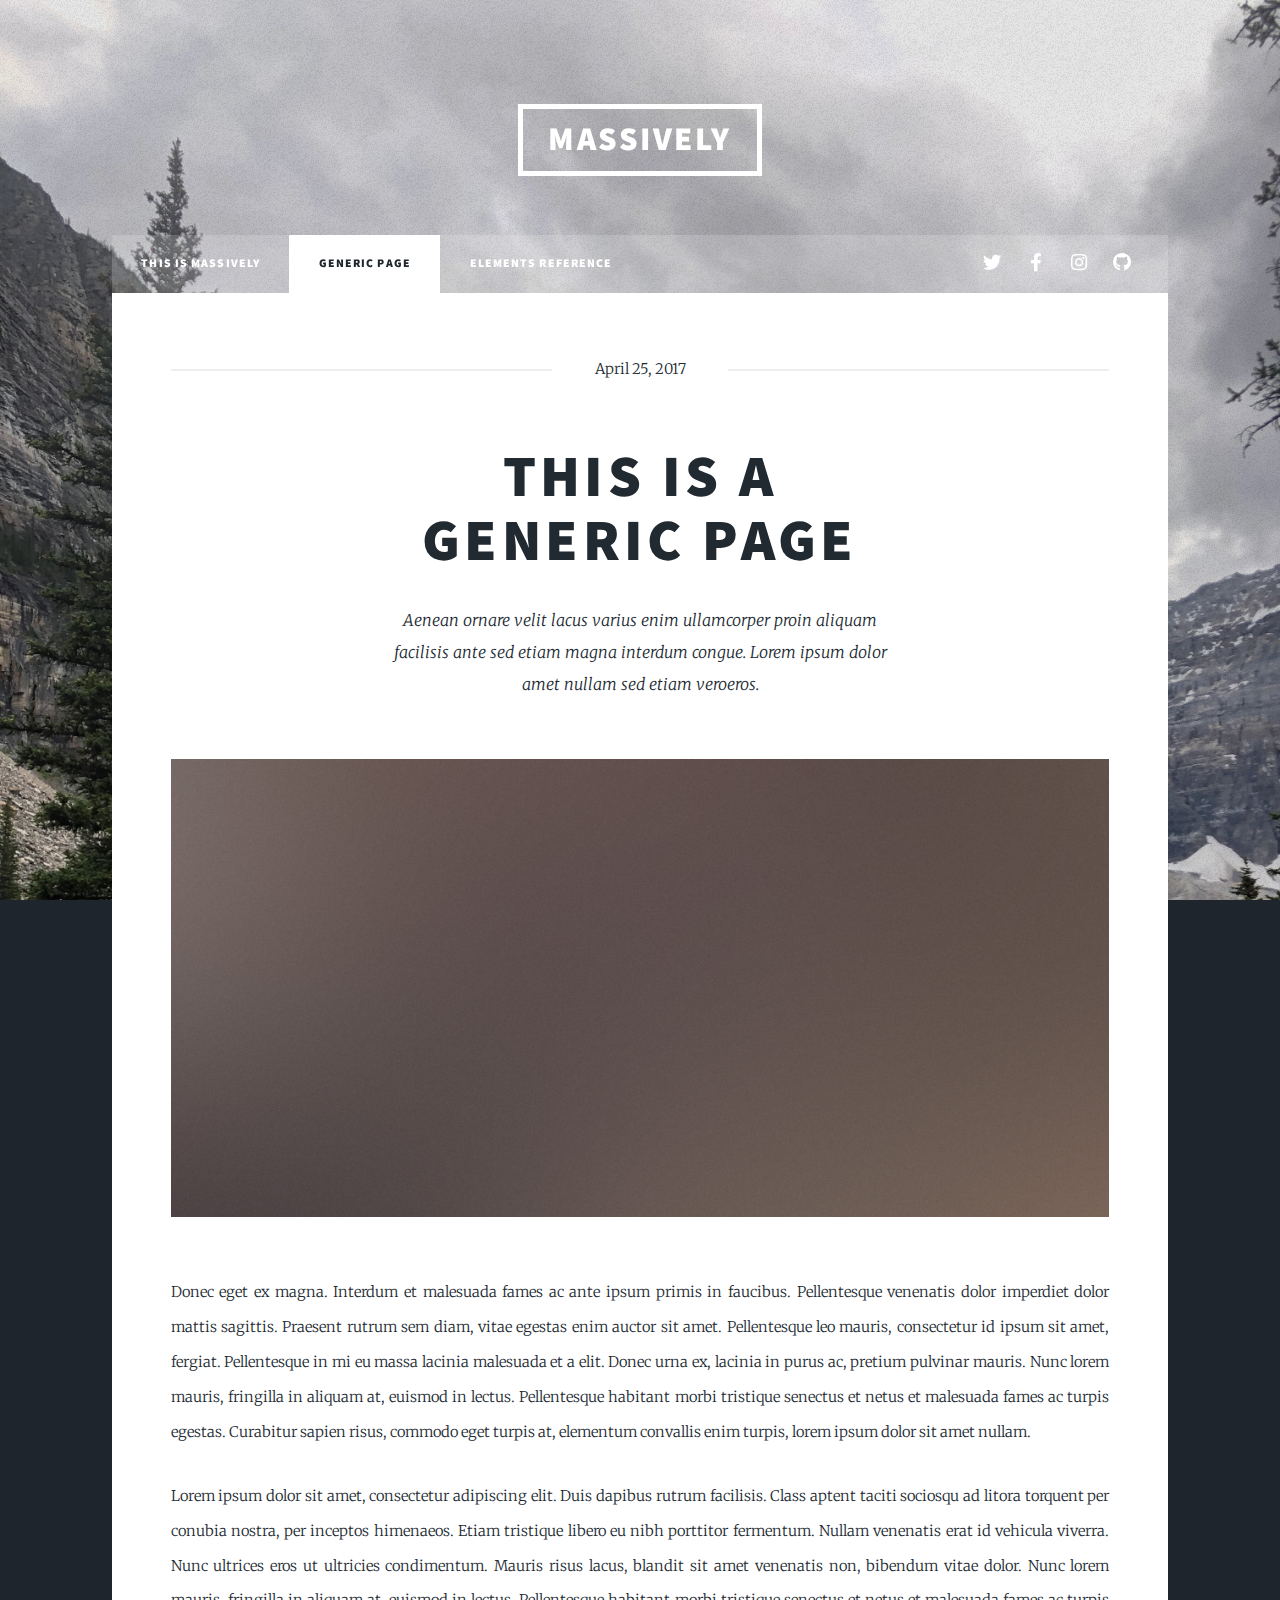
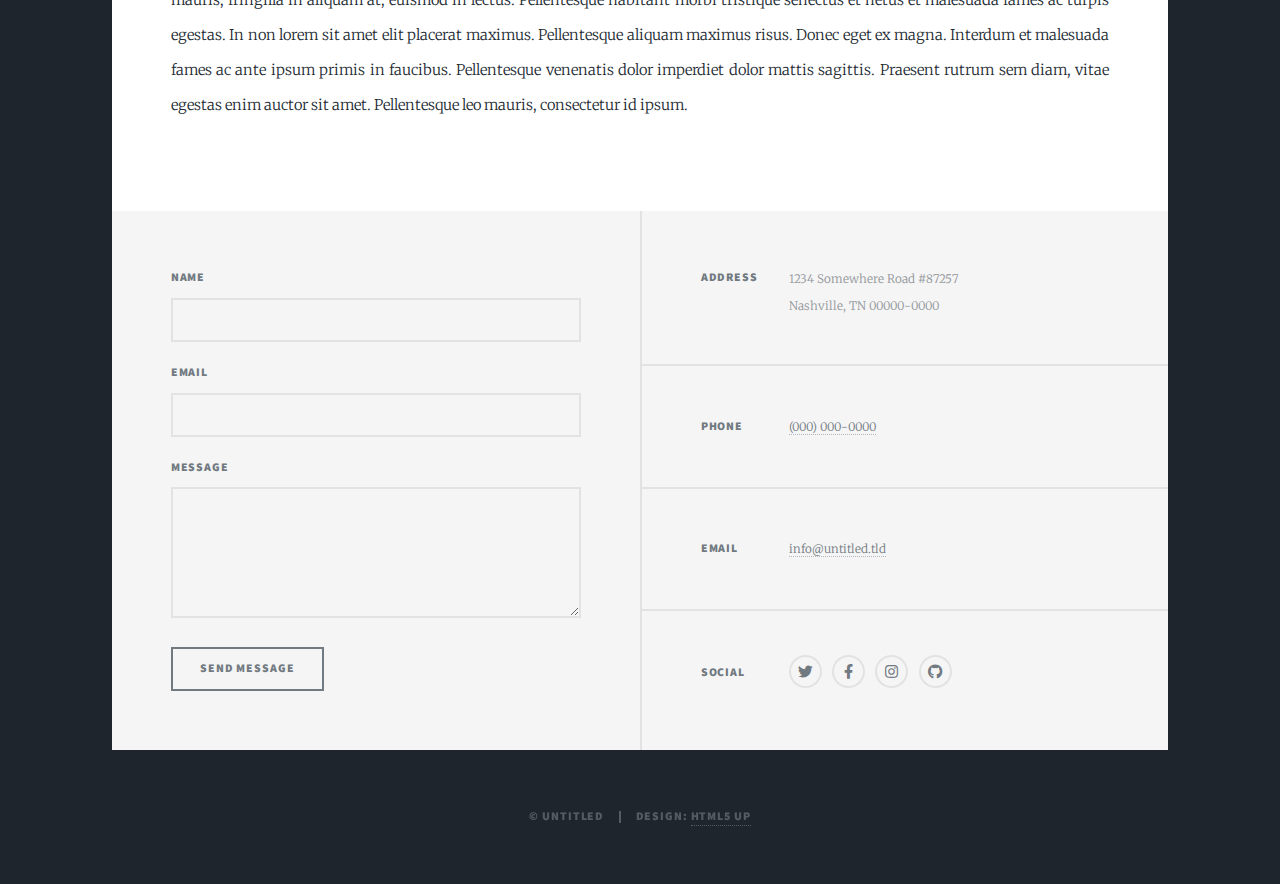
<file: generic.html>
<!DOCTYPE HTML>
<!--
	Massively by HTML5 UP
	html5up.net | @ajlkn
	Free for personal and commercial use under the CCA 3.0 license (html5up.net/license)
-->
<html>
	<head>
		<title>Generic Page - Massively by HTML5 UP</title>
		<meta charset="utf-8" />
		<meta name="viewport" content="width=device-width, initial-scale=1, user-scalable=no" />
		<link rel="stylesheet" href="assets/css/main.css" />
		<noscript><link rel="stylesheet" href="assets/css/noscript.css" /></noscript>
	</head>
	<body class="is-preload">

		<!-- Wrapper -->
			<div id="wrapper">

				<!-- Header -->
					<header id="header">
						<a href="index.html" class="logo">Massively</a>
					</header>

				<!-- Nav -->
					<nav id="nav">
						<ul class="links">
							<li><a href="index.html">This is Massively</a></li>
							<li class="active"><a href="generic.html">Generic Page</a></li>
							<li><a href="elements.html">Elements Reference</a></li>
						</ul>
						<ul class="icons">
							<li><a href="#" class="icon brands fa-twitter"><span class="label">Twitter</span></a></li>
							<li><a href="#" class="icon brands fa-facebook-f"><span class="label">Facebook</span></a></li>
							<li><a href="#" class="icon brands fa-instagram"><span class="label">Instagram</span></a></li>
							<li><a href="#" class="icon brands fa-github"><span class="label">GitHub</span></a></li>
						</ul>
					</nav>

				<!-- Main -->
					<div id="main">

						<!-- Post -->
							<section class="post">
								<header class="major">
									<span class="date">April 25, 2017</span>
									<h1>This is a<br />
									Generic Page</h1>
									<p>Aenean ornare velit lacus varius enim ullamcorper proin aliquam<br />
									facilisis ante sed etiam magna interdum congue. Lorem ipsum dolor<br />
									amet nullam sed etiam veroeros.</p>
								</header>
								<div class="image main"><img src="images/pic01.jpg" alt="" /></div>
								<p>Donec eget ex magna. Interdum et malesuada fames ac ante ipsum primis in faucibus. Pellentesque venenatis dolor imperdiet dolor mattis sagittis. Praesent rutrum sem diam, vitae egestas enim auctor sit amet. Pellentesque leo mauris, consectetur id ipsum sit amet, fergiat. Pellentesque in mi eu massa lacinia malesuada et a elit. Donec urna ex, lacinia in purus ac, pretium pulvinar mauris. Nunc lorem mauris, fringilla in aliquam at, euismod in lectus. Pellentesque habitant morbi tristique senectus et netus et malesuada fames ac turpis egestas. Curabitur sapien risus, commodo eget turpis at, elementum convallis enim turpis, lorem ipsum dolor sit amet nullam.</p>
								<p>Lorem ipsum dolor sit amet, consectetur adipiscing elit. Duis dapibus rutrum facilisis. Class aptent taciti sociosqu ad litora torquent per conubia nostra, per inceptos himenaeos. Etiam tristique libero eu nibh porttitor fermentum. Nullam venenatis erat id vehicula viverra. Nunc ultrices eros ut ultricies condimentum. Mauris risus lacus, blandit sit amet venenatis non, bibendum vitae dolor. Nunc lorem mauris, fringilla in aliquam at, euismod in lectus. Pellentesque habitant morbi tristique senectus et netus et malesuada fames ac turpis egestas. In non lorem sit amet elit placerat maximus. Pellentesque aliquam maximus risus. Donec eget ex magna. Interdum et malesuada fames ac ante ipsum primis in faucibus. Pellentesque venenatis dolor imperdiet dolor mattis sagittis. Praesent rutrum sem diam, vitae egestas enim auctor sit amet. Pellentesque leo mauris, consectetur id ipsum.</p>
							</section>

					</div>

				<!-- Footer -->
					<footer id="footer">
						<section>
							<form method="post" action="#">
								<div class="fields">
									<div class="field">
										<label for="name">Name</label>
										<input type="text" name="name" id="name" />
									</div>
									<div class="field">
										<label for="email">Email</label>
										<input type="text" name="email" id="email" />
									</div>
									<div class="field">
										<label for="message">Message</label>
										<textarea name="message" id="message" rows="3"></textarea>
									</div>
								</div>
								<ul class="actions">
									<li><input type="submit" value="Send Message" /></li>
								</ul>
							</form>
						</section>
						<section class="split contact">
							<section class="alt">
								<h3>Address</h3>
								<p>1234 Somewhere Road #87257<br />
								Nashville, TN 00000-0000</p>
							</section>
							<section>
								<h3>Phone</h3>
								<p><a href="#">(000) 000-0000</a></p>
							</section>
							<section>
								<h3>Email</h3>
								<p><a href="#">info@untitled.tld</a></p>
							</section>
							<section>
								<h3>Social</h3>
								<ul class="icons alt">
									<li><a href="#" class="icon brands alt fa-twitter"><span class="label">Twitter</span></a></li>
									<li><a href="#" class="icon brands alt fa-facebook-f"><span class="label">Facebook</span></a></li>
									<li><a href="#" class="icon brands alt fa-instagram"><span class="label">Instagram</span></a></li>
									<li><a href="#" class="icon brands alt fa-github"><span class="label">GitHub</span></a></li>
								</ul>
							</section>
						</section>
					</footer>

				<!-- Copyright -->
					<div id="copyright">
						<ul><li>&copy; Untitled</li><li>Design: <a href="https://html5up.net">HTML5 UP</a></li></ul>
					</div>

			</div>

		<!-- Scripts -->
			<script src="assets/js/jquery.min.js"></script>
			<script src="assets/js/jquery.scrollex.min.js"></script>
			<script src="assets/js/jquery.scrolly.min.js"></script>
			<script src="assets/js/browser.min.js"></script>
			<script src="assets/js/breakpoints.min.js"></script>
			<script src="assets/js/util.js"></script>
			<script src="assets/js/main.js"></script>

	</body>
</html>
</file>
<file: assets/css/main.css>
@import url(fontawesome-all.min.css);
@import url("https://fonts.googleapis.com/css?family=Merriweather:300,700,300italic,700italic|Source+Sans+Pro:900");

/*
	Massively by HTML5 UP
	html5up.net | @ajlkn
	Free for personal and commercial use under the CCA 3.0 license (html5up.net/license)
*/

html, body, div, span, applet, object,
iframe, h1, h2, h3, h4, h5, h6, p, blockquote,
pre, a, abbr, acronym, address, big, cite,
code, del, dfn, em, img, ins, kbd, q, s, samp,
small, strike, strong, sub, sup, tt, var, b,
u, i, center, dl, dt, dd, ol, ul, li, fieldset,
form, label, legend, table, caption, tbody,
tfoot, thead, tr, th, td, article, aside,
canvas, details, embed, figure, figcaption,
footer, header, hgroup, menu, nav, output, ruby,
section, summary, time, mark, audio, video {
	margin: 0;
	padding: 0;
	border: 0;
	font-size: 100%;
	font: inherit;
	vertical-align: baseline;}

article, aside, details, figcaption, figure,
footer, header, hgroup, menu, nav, section {
	display: block;}

body {
	line-height: 1;
}

ol, ul {
	list-style: none;
}

blockquote, q {
	quotes: none;
}

	blockquote:before, blockquote:after, q:before, q:after {
		content: '';
		content: none;
	}

table {
	border-collapse: collapse;
	border-spacing: 0;
}

body {
	-webkit-text-size-adjust: none;
}

mark {
	background-color: transparent;
	color: inherit;
}

input::-moz-focus-inner {
	border: 0;
	padding: 0;
}

input, select, textarea {
	-moz-appearance: none;
	-webkit-appearance: none;
	-ms-appearance: none;
	appearance: none;
}

/* Basic */

	@-ms-viewport {
		width: device-width;
	}

	body {
		-ms-overflow-style: scrollbar;
	}

	@media screen and (max-width: 480px) {

		html, body {
			min-width: 320px;
		}

	}

	html {
		box-sizing: border-box;
	}

	*, *:before, *:after {
		box-sizing: inherit;
	}

	body {
		background-color: #1e252d;
	}

		body.is-preload *, body.is-preload *:before, body.is-preload *:after {
			-moz-animation: none !important;
			-webkit-animation: none !important;
			-ms-animation: none !important;
			animation: none !important;
			-moz-transition: none !important;
			-webkit-transition: none !important;
			-ms-transition: none !important;
			transition: none !important;
		}

/* Type */

	html {
		font-size: 16pt;
	}

		@media screen and (max-width: 1680px) {

			html {
				font-size: 12pt;
			}

		}

		@media screen and (max-width: 1280px) {

			html {
				font-size: 11pt;
			}

		}

		@media screen and (max-width: 360px) {

			html {
				font-size: 10pt;
			}

		}

	body {
		color: #212931;
	}

	body, input, select, textarea {
		font-family: "Merriweather", Georgia, serif;
		font-weight: 300;
		font-size: 1rem;
		line-height: 2.375;
	}

	a {
		-moz-transition: color 0.2s ease-in-out, background-color 0.2s ease-in-out, border-color 0.2s ease-in-out, box-shadow 0.2s ease-in-out;
		-webkit-transition: color 0.2s ease-in-out, background-color 0.2s ease-in-out, border-color 0.2s ease-in-out, box-shadow 0.2s ease-in-out;
		-ms-transition: color 0.2s ease-in-out, background-color 0.2s ease-in-out, border-color 0.2s ease-in-out, box-shadow 0.2s ease-in-out;
		transition: color 0.2s ease-in-out, background-color 0.2s ease-in-out, border-color 0.2s ease-in-out, box-shadow 0.2s ease-in-out;
		border-bottom: dotted 1px;
		text-decoration: none;
	}

		a:hover {
			border-bottom-color: transparent;
		}

	strong, b {
		font-weight: 600;
	}

	em, i {
		font-style: italic;
	}

	p {
		text-align: justify;
		margin: 0 0 2rem 0;
	}

	h1, h2, h3, h4, h5, h6 {
		font-family: "Source Sans Pro", Helvetica, sans-serif;
		font-weight: 900;
		line-height: 1.5;
		letter-spacing: 0.075em;
		text-transform: uppercase;
		margin: 0 0 1rem 0;
	}

		h1 a, h2 a, h3 a, h4 a, h5 a, h6 a {
			border-bottom: 0;
			color: inherit;
			text-decoration: none;
		}

	h1 {
		font-size: 4rem;
		line-height: 1.1;
		margin: 0 0 2rem 0;
	}

	h2 {
		font-size: 1.75rem;
		line-height: 1.3;
		margin: 0 0 1.5rem 0;
	}

	h3 {
		font-size: 1.25rem;
		margin: 0 0 1.5rem 0;
	}

	h4 {
		font-size: 1rem;
	}

	h5 {
		font-size: 0.9rem;
	}

	h6 {
		font-size: 0.8rem;
	}

	sub {
		font-size: 0.8rem;
		position: relative;
		top: 0.5rem;
	}

	sup {
		font-size: 0.8rem;
		position: relative;
		top: -0.5rem;
	}

	blockquote {
		border-left: solid 4px;
		font-style: italic;
		margin: 0 0 2rem 0;
		padding: 0.5rem 0 0.5rem 2rem;
	}

	code {
		border: solid 2px;
		font-family: "Courier New", monospace;
		font-size: 0.9rem;
		margin: 0 0.25rem;
		padding: 0.25rem 0.65rem;
	}

	pre {
		-webkit-overflow-scrolling: touch;
		font-family: "Courier New", monospace;
		font-size: 0.9rem;
		margin: 0 0 2rem 0;
	}

		pre code {
			display: block;
			line-height: 1.75;
			padding: 1rem 1.5rem;
			overflow-x: auto;
		}

	hr {
		border: 0;
		border-bottom: solid 2px;
		margin: 3rem 0;
	}

		hr.major {
			margin: 5rem 0;
		}

	.align-left {
		text-align: left;
	}

	.align-center {
		text-align: center;
	}

	.align-right {
		text-align: right;
	}

	input, select, textarea {
		color: #212931;
	}

	a {
		color: #212931;
		border-bottom-color: rgba(33, 41, 49, 0.5);
	}

		a:hover {
			border-bottom-color: transparent;
			color: #18bfef !important;
		}

	strong, b {
		color: #212931;
	}

	h1, h2, h3, h4, h5, h6 {
		color: #212931;
	}

	blockquote {
		border-left-color: #eeeeee;
	}

	code {
		background: rgba(220, 220, 220, 0.25);
		border-color: #eeeeee;
	}

	hr {
		border-bottom-color: #eeeeee;
	}

/* Row */

	.row {
		display: flex;
		flex-wrap: wrap;
		box-sizing: border-box;
		align-items: stretch;
	}

		.row > * {
			box-sizing: border-box;
		}

		.row.gtr-uniform > * > :last-child {
			margin-bottom: 0;
		}

		.row.aln-left {
			justify-content: flex-start;
		}

		.row.aln-center {
			justify-content: center;
		}

		.row.aln-right {
			justify-content: flex-end;
		}

		.row.aln-top {
			align-items: flex-start;
		}

		.row.aln-middle {
			align-items: center;
		}

		.row.aln-bottom {
			align-items: flex-end;
		}

		.row > .imp {
			order: -1;
		}

		.row > .col-1 {
			width: 8.33333%;
		}

		.row > .off-1 {
			margin-left: 8.33333%;
		}

		.row > .col-2 {
			width: 16.66667%;
		}

		.row > .off-2 {
			margin-left: 16.66667%;
		}

		.row > .col-3 {
			width: 25%;
		}

		.row > .off-3 {
			margin-left: 25%;
		}

		.row > .col-4 {
			width: 33.33333%;
		}

		.row > .off-4 {
			margin-left: 33.33333%;
		}

		.row > .col-5 {
			width: 41.66667%;
		}

		.row > .off-5 {
			margin-left: 41.66667%;
		}

		.row > .col-6 {
			width: 50%;
		}

		.row > .off-6 {
			margin-left: 50%;
		}

		.row > .col-7 {
			width: 58.33333%;
		}

		.row > .off-7 {
			margin-left: 58.33333%;
		}

		.row > .col-8 {
			width: 66.66667%;
		}

		.row > .off-8 {
			margin-left: 66.66667%;
		}

		.row > .col-9 {
			width: 75%;
		}

		.row > .off-9 {
			margin-left: 75%;
		}

		.row > .col-10 {
			width: 83.33333%;
		}

		.row > .off-10 {
			margin-left: 83.33333%;
		}

		.row > .col-11 {
			width: 91.66667%;
		}

		.row > .off-11 {
			margin-left: 91.66667%;
		}

		.row > .col-12 {
			width: 100%;
		}

		.row > .off-12 {
			margin-left: 100%;
		}

		.row.gtr-0 {
			margin-top: 0;
			margin-left: 0rem;
		}

			.row.gtr-0 > * {
				padding: 0 0 0 0rem;
			}

			.row.gtr-0.gtr-uniform {
				margin-top: 0rem;
			}

				.row.gtr-0.gtr-uniform > * {
					padding-top: 0rem;
				}

		.row.gtr-25 {
			margin-top: 0;
			margin-left: -0.375rem;
		}

			.row.gtr-25 > * {
				padding: 0 0 0 0.375rem;
			}

			.row.gtr-25.gtr-uniform {
				margin-top: -0.375rem;
			}

				.row.gtr-25.gtr-uniform > * {
					padding-top: 0.375rem;
				}

		.row.gtr-50 {
			margin-top: 0;
			margin-left: -0.75rem;
		}

			.row.gtr-50 > * {
				padding: 0 0 0 0.75rem;
			}

			.row.gtr-50.gtr-uniform {
				margin-top: -0.75rem;
			}

				.row.gtr-50.gtr-uniform > * {
					padding-top: 0.75rem;
				}

		.row {
			margin-top: 0;
			margin-left: -1.5rem;
		}

			.row > * {
				padding: 0 0 0 1.5rem;
			}

			.row.gtr-uniform {
				margin-top: -1.5rem;
			}

				.row.gtr-uniform > * {
					padding-top: 1.5rem;
				}

		.row.gtr-150 {
			margin-top: 0;
			margin-left: -2.25rem;
		}

			.row.gtr-150 > * {
				padding: 0 0 0 2.25rem;
			}

			.row.gtr-150.gtr-uniform {
				margin-top: -2.25rem;
			}

				.row.gtr-150.gtr-uniform > * {
					padding-top: 2.25rem;
				}

		.row.gtr-200 {
			margin-top: 0;
			margin-left: -3rem;
		}

			.row.gtr-200 > * {
				padding: 0 0 0 3rem;
			}

			.row.gtr-200.gtr-uniform {
				margin-top: -3rem;
			}

				.row.gtr-200.gtr-uniform > * {
					padding-top: 3rem;
				}

		@media screen and (max-width: 1680px) {

			.row {
				display: flex;
				flex-wrap: wrap;
				box-sizing: border-box;
				align-items: stretch;
			}

				.row > * {
					box-sizing: border-box;
				}

				.row.gtr-uniform > * > :last-child {
					margin-bottom: 0;
				}

				.row.aln-left {
					justify-content: flex-start;
				}

				.row.aln-center {
					justify-content: center;
				}

				.row.aln-right {
					justify-content: flex-end;
				}

				.row.aln-top {
					align-items: flex-start;
				}

				.row.aln-middle {
					align-items: center;
				}

				.row.aln-bottom {
					align-items: flex-end;
				}

				.row > .imp-xlarge {
					order: -1;
				}

				.row > .col-1-xlarge {
					width: 8.33333%;
				}

				.row > .off-1-xlarge {
					margin-left: 8.33333%;
				}

				.row > .col-2-xlarge {
					width: 16.66667%;
				}

				.row > .off-2-xlarge {
					margin-left: 16.66667%;
				}

				.row > .col-3-xlarge {
					width: 25%;
				}

				.row > .off-3-xlarge {
					margin-left: 25%;
				}

				.row > .col-4-xlarge {
					width: 33.33333%;
				}

				.row > .off-4-xlarge {
					margin-left: 33.33333%;
				}

				.row > .col-5-xlarge {
					width: 41.66667%;
				}

				.row > .off-5-xlarge {
					margin-left: 41.66667%;
				}

				.row > .col-6-xlarge {
					width: 50%;
				}

				.row > .off-6-xlarge {
					margin-left: 50%;
				}

				.row > .col-7-xlarge {
					width: 58.33333%;
				}

				.row > .off-7-xlarge {
					margin-left: 58.33333%;
				}

				.row > .col-8-xlarge {
					width: 66.66667%;
				}

				.row > .off-8-xlarge {
					margin-left: 66.66667%;
				}

				.row > .col-9-xlarge {
					width: 75%;
				}

				.row > .off-9-xlarge {
					margin-left: 75%;
				}

				.row > .col-10-xlarge {
					width: 83.33333%;
				}

				.row > .off-10-xlarge {
					margin-left: 83.33333%;
				}

				.row > .col-11-xlarge {
					width: 91.66667%;
				}

				.row > .off-11-xlarge {
					margin-left: 91.66667%;
				}

				.row > .col-12-xlarge {
					width: 100%;
				}

				.row > .off-12-xlarge {
					margin-left: 100%;
				}

				.row.gtr-0 {
					margin-top: 0;
					margin-left: 0rem;
				}

					.row.gtr-0 > * {
						padding: 0 0 0 0rem;
					}

					.row.gtr-0.gtr-uniform {
						margin-top: 0rem;
					}

						.row.gtr-0.gtr-uniform > * {
							padding-top: 0rem;
						}

				.row.gtr-25 {
					margin-top: 0;
					margin-left: -0.375rem;
				}

					.row.gtr-25 > * {
						padding: 0 0 0 0.375rem;
					}

					.row.gtr-25.gtr-uniform {
						margin-top: -0.375rem;
					}

						.row.gtr-25.gtr-uniform > * {
							padding-top: 0.375rem;
						}

				.row.gtr-50 {
					margin-top: 0;
					margin-left: -0.75rem;
				}

					.row.gtr-50 > * {
						padding: 0 0 0 0.75rem;
					}

					.row.gtr-50.gtr-uniform {
						margin-top: -0.75rem;
					}

						.row.gtr-50.gtr-uniform > * {
							padding-top: 0.75rem;
						}

				.row {
					margin-top: 0;
					margin-left: -1.5rem;
				}

					.row > * {
						padding: 0 0 0 1.5rem;
					}

					.row.gtr-uniform {
						margin-top: -1.5rem;
					}

						.row.gtr-uniform > * {
							padding-top: 1.5rem;
						}

				.row.gtr-150 {
					margin-top: 0;
					margin-left: -2.25rem;
				}

					.row.gtr-150 > * {
						padding: 0 0 0 2.25rem;
					}

					.row.gtr-150.gtr-uniform {
						margin-top: -2.25rem;
					}

						.row.gtr-150.gtr-uniform > * {
							padding-top: 2.25rem;
						}

				.row.gtr-200 {
					margin-top: 0;
					margin-left: -3rem;
				}

					.row.gtr-200 > * {
						padding: 0 0 0 3rem;
					}

					.row.gtr-200.gtr-uniform {
						margin-top: -3rem;
					}

						.row.gtr-200.gtr-uniform > * {
							padding-top: 3rem;
						}

		}

		@media screen and (max-width: 1280px) {

			.row {
				display: flex;
				flex-wrap: wrap;
				box-sizing: border-box;
				align-items: stretch;
			}

				.row > * {
					box-sizing: border-box;
				}

				.row.gtr-uniform > * > :last-child {
					margin-bottom: 0;
				}

				.row.aln-left {
					justify-content: flex-start;
				}

				.row.aln-center {
					justify-content: center;
				}

				.row.aln-right {
					justify-content: flex-end;
				}

				.row.aln-top {
					align-items: flex-start;
				}

				.row.aln-middle {
					align-items: center;
				}

				.row.aln-bottom {
					align-items: flex-end;
				}

				.row > .imp-large {
					order: -1;
				}

				.row > .col-1-large {
					width: 8.33333%;
				}

				.row > .off-1-large {
					margin-left: 8.33333%;
				}

				.row > .col-2-large {
					width: 16.66667%;
				}

				.row > .off-2-large {
					margin-left: 16.66667%;
				}

				.row > .col-3-large {
					width: 25%;
				}

				.row > .off-3-large {
					margin-left: 25%;
				}

				.row > .col-4-large {
					width: 33.33333%;
				}

				.row > .off-4-large {
					margin-left: 33.33333%;
				}

				.row > .col-5-large {
					width: 41.66667%;
				}

				.row > .off-5-large {
					margin-left: 41.66667%;
				}

				.row > .col-6-large {
					width: 50%;
				}

				.row > .off-6-large {
					margin-left: 50%;
				}

				.row > .col-7-large {
					width: 58.33333%;
				}

				.row > .off-7-large {
					margin-left: 58.33333%;
				}

				.row > .col-8-large {
					width: 66.66667%;
				}

				.row > .off-8-large {
					margin-left: 66.66667%;
				}

				.row > .col-9-large {
					width: 75%;
				}

				.row > .off-9-large {
					margin-left: 75%;
				}

				.row > .col-10-large {
					width: 83.33333%;
				}

				.row > .off-10-large {
					margin-left: 83.33333%;
				}

				.row > .col-11-large {
					width: 91.66667%;
				}

				.row > .off-11-large {
					margin-left: 91.66667%;
				}

				.row > .col-12-large {
					width: 100%;
				}

				.row > .off-12-large {
					margin-left: 100%;
				}

				.row.gtr-0 {
					margin-top: 0;
					margin-left: 0rem;
				}

					.row.gtr-0 > * {
						padding: 0 0 0 0rem;
					}

					.row.gtr-0.gtr-uniform {
						margin-top: 0rem;
					}

						.row.gtr-0.gtr-uniform > * {
							padding-top: 0rem;
						}

				.row.gtr-25 {
					margin-top: 0;
					margin-left: -0.375rem;
				}

					.row.gtr-25 > * {
						padding: 0 0 0 0.375rem;
					}

					.row.gtr-25.gtr-uniform {
						margin-top: -0.375rem;
					}

						.row.gtr-25.gtr-uniform > * {
							padding-top: 0.375rem;
						}

				.row.gtr-50 {
					margin-top: 0;
					margin-left: -0.75rem;
				}

					.row.gtr-50 > * {
						padding: 0 0 0 0.75rem;
					}

					.row.gtr-50.gtr-uniform {
						margin-top: -0.75rem;
					}

						.row.gtr-50.gtr-uniform > * {
							padding-top: 0.75rem;
						}

				.row {
					margin-top: 0;
					margin-left: -1.5rem;
				}

					.row > * {
						padding: 0 0 0 1.5rem;
					}

					.row.gtr-uniform {
						margin-top: -1.5rem;
					}

						.row.gtr-uniform > * {
							padding-top: 1.5rem;
						}

				.row.gtr-150 {
					margin-top: 0;
					margin-left: -2.25rem;
				}

					.row.gtr-150 > * {
						padding: 0 0 0 2.25rem;
					}

					.row.gtr-150.gtr-uniform {
						margin-top: -2.25rem;
					}

						.row.gtr-150.gtr-uniform > * {
							padding-top: 2.25rem;
						}

				.row.gtr-200 {
					margin-top: 0;
					margin-left: -3rem;
				}

					.row.gtr-200 > * {
						padding: 0 0 0 3rem;
					}

					.row.gtr-200.gtr-uniform {
						margin-top: -3rem;
					}

						.row.gtr-200.gtr-uniform > * {
							padding-top: 3rem;
						}

		}

		@media screen and (max-width: 980px) {

			.row {
				display: flex;
				flex-wrap: wrap;
				box-sizing: border-box;
				align-items: stretch;
			}

				.row > * {
					box-sizing: border-box;
				}

				.row.gtr-uniform > * > :last-child {
					margin-bottom: 0;
				}

				.row.aln-left {
					justify-content: flex-start;
				}

				.row.aln-center {
					justify-content: center;
				}

				.row.aln-right {
					justify-content: flex-end;
				}

				.row.aln-top {
					align-items: flex-start;
				}

				.row.aln-middle {
					align-items: center;
				}

				.row.aln-bottom {
					align-items: flex-end;
				}

				.row > .imp-medium {
					order: -1;
				}

				.row > .col-1-medium {
					width: 8.33333%;
				}

				.row > .off-1-medium {
					margin-left: 8.33333%;
				}

				.row > .col-2-medium {
					width: 16.66667%;
				}

				.row > .off-2-medium {
					margin-left: 16.66667%;
				}

				.row > .col-3-medium {
					width: 25%;
				}

				.row > .off-3-medium {
					margin-left: 25%;
				}

				.row > .col-4-medium {
					width: 33.33333%;
				}

				.row > .off-4-medium {
					margin-left: 33.33333%;
				}

				.row > .col-5-medium {
					width: 41.66667%;
				}

				.row > .off-5-medium {
					margin-left: 41.66667%;
				}

				.row > .col-6-medium {
					width: 50%;
				}

				.row > .off-6-medium {
					margin-left: 50%;
				}

				.row > .col-7-medium {
					width: 58.33333%;
				}

				.row > .off-7-medium {
					margin-left: 58.33333%;
				}

				.row > .col-8-medium {
					width: 66.66667%;
				}

				.row > .off-8-medium {
					margin-left: 66.66667%;
				}

				.row > .col-9-medium {
					width: 75%;
				}

				.row > .off-9-medium {
					margin-left: 75%;
				}

				.row > .col-10-medium {
					width: 83.33333%;
				}

				.row > .off-10-medium {
					margin-left: 83.33333%;
				}

				.row > .col-11-medium {
					width: 91.66667%;
				}

				.row > .off-11-medium {
					margin-left: 91.66667%;
				}

				.row > .col-12-medium {
					width: 100%;
				}

				.row > .off-12-medium {
					margin-left: 100%;
				}

				.row.gtr-0 {
					margin-top: 0;
					margin-left: 0rem;
				}

					.row.gtr-0 > * {
						padding: 0 0 0 0rem;
					}

					.row.gtr-0.gtr-uniform {
						margin-top: 0rem;
					}

						.row.gtr-0.gtr-uniform > * {
							padding-top: 0rem;
						}

				.row.gtr-25 {
					margin-top: 0;
					margin-left: -0.375rem;
				}

					.row.gtr-25 > * {
						padding: 0 0 0 0.375rem;
					}

					.row.gtr-25.gtr-uniform {
						margin-top: -0.375rem;
					}

						.row.gtr-25.gtr-uniform > * {
							padding-top: 0.375rem;
						}

				.row.gtr-50 {
					margin-top: 0;
					margin-left: -0.75rem;
				}

					.row.gtr-50 > * {
						padding: 0 0 0 0.75rem;
					}

					.row.gtr-50.gtr-uniform {
						margin-top: -0.75rem;
					}

						.row.gtr-50.gtr-uniform > * {
							padding-top: 0.75rem;
						}

				.row {
					margin-top: 0;
					margin-left: -1.5rem;
				}

					.row > * {
						padding: 0 0 0 1.5rem;
					}

					.row.gtr-uniform {
						margin-top: -1.5rem;
					}

						.row.gtr-uniform > * {
							padding-top: 1.5rem;
						}

				.row.gtr-150 {
					margin-top: 0;
					margin-left: -2.25rem;
				}

					.row.gtr-150 > * {
						padding: 0 0 0 2.25rem;
					}

					.row.gtr-150.gtr-uniform {
						margin-top: -2.25rem;
					}

						.row.gtr-150.gtr-uniform > * {
							padding-top: 2.25rem;
						}

				.row.gtr-200 {
					margin-top: 0;
					margin-left: -3rem;
				}

					.row.gtr-200 > * {
						padding: 0 0 0 3rem;
					}

					.row.gtr-200.gtr-uniform {
						margin-top: -3rem;
					}

						.row.gtr-200.gtr-uniform > * {
							padding-top: 3rem;
						}

		}

		@media screen and (max-width: 736px) {

			.row {
				display: flex;
				flex-wrap: wrap;
				box-sizing: border-box;
				align-items: stretch;
			}

				.row > * {
					box-sizing: border-box;
				}

				.row.gtr-uniform > * > :last-child {
					margin-bottom: 0;
				}

				.row.aln-left {
					justify-content: flex-start;
				}

				.row.aln-center {
					justify-content: center;
				}

				.row.aln-right {
					justify-content: flex-end;
				}

				.row.aln-top {
					align-items: flex-start;
				}

				.row.aln-middle {
					align-items: center;
				}

				.row.aln-bottom {
					align-items: flex-end;
				}

				.row > .imp-small {
					order: -1;
				}

				.row > .col-1-small {
					width: 8.33333%;
				}

				.row > .off-1-small {
					margin-left: 8.33333%;
				}

				.row > .col-2-small {
					width: 16.66667%;
				}

				.row > .off-2-small {
					margin-left: 16.66667%;
				}

				.row > .col-3-small {
					width: 25%;
				}

				.row > .off-3-small {
					margin-left: 25%;
				}

				.row > .col-4-small {
					width: 33.33333%;
				}

				.row > .off-4-small {
					margin-left: 33.33333%;
				}

				.row > .col-5-small {
					width: 41.66667%;
				}

				.row > .off-5-small {
					margin-left: 41.66667%;
				}

				.row > .col-6-small {
					width: 50%;
				}

				.row > .off-6-small {
					margin-left: 50%;
				}

				.row > .col-7-small {
					width: 58.33333%;
				}

				.row > .off-7-small {
					margin-left: 58.33333%;
				}

				.row > .col-8-small {
					width: 66.66667%;
				}

				.row > .off-8-small {
					margin-left: 66.66667%;
				}

				.row > .col-9-small {
					width: 75%;
				}

				.row > .off-9-small {
					margin-left: 75%;
				}

				.row > .col-10-small {
					width: 83.33333%;
				}

				.row > .off-10-small {
					margin-left: 83.33333%;
				}

				.row > .col-11-small {
					width: 91.66667%;
				}

				.row > .off-11-small {
					margin-left: 91.66667%;
				}

				.row > .col-12-small {
					width: 100%;
				}

				.row > .off-12-small {
					margin-left: 100%;
				}

				.row.gtr-0 {
					margin-top: 0;
					margin-left: 0rem;
				}

					.row.gtr-0 > * {
						padding: 0 0 0 0rem;
					}

					.row.gtr-0.gtr-uniform {
						margin-top: 0rem;
					}

						.row.gtr-0.gtr-uniform > * {
							padding-top: 0rem;
						}

				.row.gtr-25 {
					margin-top: 0;
					margin-left: -0.375rem;
				}

					.row.gtr-25 > * {
						padding: 0 0 0 0.375rem;
					}

					.row.gtr-25.gtr-uniform {
						margin-top: -0.375rem;
					}

						.row.gtr-25.gtr-uniform > * {
							padding-top: 0.375rem;
						}

				.row.gtr-50 {
					margin-top: 0;
					margin-left: -0.75rem;
				}

					.row.gtr-50 > * {
						padding: 0 0 0 0.75rem;
					}

					.row.gtr-50.gtr-uniform {
						margin-top: -0.75rem;
					}

						.row.gtr-50.gtr-uniform > * {
							padding-top: 0.75rem;
						}

				.row {
					margin-top: 0;
					margin-left: -1.5rem;
				}

					.row > * {
						padding: 0 0 0 1.5rem;
					}

					.row.gtr-uniform {
						margin-top: -1.5rem;
					}

						.row.gtr-uniform > * {
							padding-top: 1.5rem;
						}

				.row.gtr-150 {
					margin-top: 0;
					margin-left: -2.25rem;
				}

					.row.gtr-150 > * {
						padding: 0 0 0 2.25rem;
					}

					.row.gtr-150.gtr-uniform {
						margin-top: -2.25rem;
					}

						.row.gtr-150.gtr-uniform > * {
							padding-top: 2.25rem;
						}

				.row.gtr-200 {
					margin-top: 0;
					margin-left: -3rem;
				}

					.row.gtr-200 > * {
						padding: 0 0 0 3rem;
					}

					.row.gtr-200.gtr-uniform {
						margin-top: -3rem;
					}

						.row.gtr-200.gtr-uniform > * {
							padding-top: 3rem;
						}

		}

		@media screen and (max-width: 480px) {

			.row {
				display: flex;
				flex-wrap: wrap;
				box-sizing: border-box;
				align-items: stretch;
			}

				.row > * {
					box-sizing: border-box;
				}

				.row.gtr-uniform > * > :last-child {
					margin-bottom: 0;
				}

				.row.aln-left {
					justify-content: flex-start;
				}

				.row.aln-center {
					justify-content: center;
				}

				.row.aln-right {
					justify-content: flex-end;
				}

				.row.aln-top {
					align-items: flex-start;
				}

				.row.aln-middle {
					align-items: center;
				}

				.row.aln-bottom {
					align-items: flex-end;
				}

				.row > .imp-xsmall {
					order: -1;
				}

				.row > .col-1-xsmall {
					width: 8.33333%;
				}

				.row > .off-1-xsmall {
					margin-left: 8.33333%;
				}

				.row > .col-2-xsmall {
					width: 16.66667%;
				}

				.row > .off-2-xsmall {
					margin-left: 16.66667%;
				}

				.row > .col-3-xsmall {
					width: 25%;
				}

				.row > .off-3-xsmall {
					margin-left: 25%;
				}

				.row > .col-4-xsmall {
					width: 33.33333%;
				}

				.row > .off-4-xsmall {
					margin-left: 33.33333%;
				}

				.row > .col-5-xsmall {
					width: 41.66667%;
				}

				.row > .off-5-xsmall {
					margin-left: 41.66667%;
				}

				.row > .col-6-xsmall {
					width: 50%;
				}

				.row > .off-6-xsmall {
					margin-left: 50%;
				}

				.row > .col-7-xsmall {
					width: 58.33333%;
				}

				.row > .off-7-xsmall {
					margin-left: 58.33333%;
				}

				.row > .col-8-xsmall {
					width: 66.66667%;
				}

				.row > .off-8-xsmall {
					margin-left: 66.66667%;
				}

				.row > .col-9-xsmall {
					width: 75%;
				}

				.row > .off-9-xsmall {
					margin-left: 75%;
				}

				.row > .col-10-xsmall {
					width: 83.33333%;
				}

				.row > .off-10-xsmall {
					margin-left: 83.33333%;
				}

				.row > .col-11-xsmall {
					width: 91.66667%;
				}

				.row > .off-11-xsmall {
					margin-left: 91.66667%;
				}

				.row > .col-12-xsmall {
					width: 100%;
				}

				.row > .off-12-xsmall {
					margin-left: 100%;
				}

				.row.gtr-0 {
					margin-top: 0;
					margin-left: 0rem;
				}

					.row.gtr-0 > * {
						padding: 0 0 0 0rem;
					}

					.row.gtr-0.gtr-uniform {
						margin-top: 0rem;
					}

						.row.gtr-0.gtr-uniform > * {
							padding-top: 0rem;
						}

				.row.gtr-25 {
					margin-top: 0;
					margin-left: -0.375rem;
				}

					.row.gtr-25 > * {
						padding: 0 0 0 0.375rem;
					}

					.row.gtr-25.gtr-uniform {
						margin-top: -0.375rem;
					}

						.row.gtr-25.gtr-uniform > * {
							padding-top: 0.375rem;
						}

				.row.gtr-50 {
					margin-top: 0;
					margin-left: -0.75rem;
				}

					.row.gtr-50 > * {
						padding: 0 0 0 0.75rem;
					}

					.row.gtr-50.gtr-uniform {
						margin-top: -0.75rem;
					}

						.row.gtr-50.gtr-uniform > * {
							padding-top: 0.75rem;
						}

				.row {
					margin-top: 0;
					margin-left: -1.5rem;
				}

					.row > * {
						padding: 0 0 0 1.5rem;
					}

					.row.gtr-uniform {
						margin-top: -1.5rem;
					}

						.row.gtr-uniform > * {
							padding-top: 1.5rem;
						}

				.row.gtr-150 {
					margin-top: 0;
					margin-left: -2.25rem;
				}

					.row.gtr-150 > * {
						padding: 0 0 0 2.25rem;
					}

					.row.gtr-150.gtr-uniform {
						margin-top: -2.25rem;
					}

						.row.gtr-150.gtr-uniform > * {
							padding-top: 2.25rem;
						}

				.row.gtr-200 {
					margin-top: 0;
					margin-left: -3rem;
				}

					.row.gtr-200 > * {
						padding: 0 0 0 3rem;
					}

					.row.gtr-200.gtr-uniform {
						margin-top: -3rem;
					}

						.row.gtr-200.gtr-uniform > * {
							padding-top: 3rem;
						}

		}

		@media screen and (max-width: 360px) {

			.row {
				display: flex;
				flex-wrap: wrap;
				box-sizing: border-box;
				align-items: stretch;
			}

				.row > * {
					box-sizing: border-box;
				}

				.row.gtr-uniform > * > :last-child {
					margin-bottom: 0;
				}

				.row.aln-left {
					justify-content: flex-start;
				}

				.row.aln-center {
					justify-content: center;
				}

				.row.aln-right {
					justify-content: flex-end;
				}

				.row.aln-top {
					align-items: flex-start;
				}

				.row.aln-middle {
					align-items: center;
				}

				.row.aln-bottom {
					align-items: flex-end;
				}

				.row > .imp-xxsmall {
					order: -1;
				}

				.row > .col-1-xxsmall {
					width: 8.33333%;
				}

				.row > .off-1-xxsmall {
					margin-left: 8.33333%;
				}

				.row > .col-2-xxsmall {
					width: 16.66667%;
				}

				.row > .off-2-xxsmall {
					margin-left: 16.66667%;
				}

				.row > .col-3-xxsmall {
					width: 25%;
				}

				.row > .off-3-xxsmall {
					margin-left: 25%;
				}

				.row > .col-4-xxsmall {
					width: 33.33333%;
				}

				.row > .off-4-xxsmall {
					margin-left: 33.33333%;
				}

				.row > .col-5-xxsmall {
					width: 41.66667%;
				}

				.row > .off-5-xxsmall {
					margin-left: 41.66667%;
				}

				.row > .col-6-xxsmall {
					width: 50%;
				}

				.row > .off-6-xxsmall {
					margin-left: 50%;
				}

				.row > .col-7-xxsmall {
					width: 58.33333%;
				}

				.row > .off-7-xxsmall {
					margin-left: 58.33333%;
				}

				.row > .col-8-xxsmall {
					width: 66.66667%;
				}

				.row > .off-8-xxsmall {
					margin-left: 66.66667%;
				}

				.row > .col-9-xxsmall {
					width: 75%;
				}

				.row > .off-9-xxsmall {
					margin-left: 75%;
				}

				.row > .col-10-xxsmall {
					width: 83.33333%;
				}

				.row > .off-10-xxsmall {
					margin-left: 83.33333%;
				}

				.row > .col-11-xxsmall {
					width: 91.66667%;
				}

				.row > .off-11-xxsmall {
					margin-left: 91.66667%;
				}

				.row > .col-12-xxsmall {
					width: 100%;
				}

				.row > .off-12-xxsmall {
					margin-left: 100%;
				}

				.row.gtr-0 {
					margin-top: 0;
					margin-left: 0rem;
				}

					.row.gtr-0 > * {
						padding: 0 0 0 0rem;
					}

					.row.gtr-0.gtr-uniform {
						margin-top: 0rem;
					}

						.row.gtr-0.gtr-uniform > * {
							padding-top: 0rem;
						}

				.row.gtr-25 {
					margin-top: 0;
					margin-left: -0.375rem;
				}

					.row.gtr-25 > * {
						padding: 0 0 0 0.375rem;
					}

					.row.gtr-25.gtr-uniform {
						margin-top: -0.375rem;
					}

						.row.gtr-25.gtr-uniform > * {
							padding-top: 0.375rem;
						}

				.row.gtr-50 {
					margin-top: 0;
					margin-left: -0.75rem;
				}

					.row.gtr-50 > * {
						padding: 0 0 0 0.75rem;
					}

					.row.gtr-50.gtr-uniform {
						margin-top: -0.75rem;
					}

						.row.gtr-50.gtr-uniform > * {
							padding-top: 0.75rem;
						}

				.row {
					margin-top: 0;
					margin-left: -1.5rem;
				}

					.row > * {
						padding: 0 0 0 1.5rem;
					}

					.row.gtr-uniform {
						margin-top: -1.5rem;
					}

						.row.gtr-uniform > * {
							padding-top: 1.5rem;
						}

				.row.gtr-150 {
					margin-top: 0;
					margin-left: -2.25rem;
				}

					.row.gtr-150 > * {
						padding: 0 0 0 2.25rem;
					}

					.row.gtr-150.gtr-uniform {
						margin-top: -2.25rem;
					}

						.row.gtr-150.gtr-uniform > * {
							padding-top: 2.25rem;
						}

				.row.gtr-200 {
					margin-top: 0;
					margin-left: -3rem;
				}

					.row.gtr-200 > * {
						padding: 0 0 0 3rem;
					}

					.row.gtr-200.gtr-uniform {
						margin-top: -3rem;
					}

						.row.gtr-200.gtr-uniform > * {
							padding-top: 3rem;
						}

		}

/* Box */

	.box {
		border: solid 2px;
		margin-bottom: 2rem;
		padding: 1.5rem;
	}

		.box > :last-child,
		.box > :last-child > :last-child,
		.box > :last-child > :last-child > :last-child {
			margin-bottom: 0;
		}

		.box.alt {
			border: 0;
			border-radius: 0;
			padding: 0;
		}

	.box {
		border-color: #eeeeee;
	}

/* Button */

	input[type="submit"],
	input[type="reset"],
	input[type="button"],
	button,
	.button {
		-moz-appearance: none;
		-webkit-appearance: none;
		-ms-appearance: none;
		appearance: none;
		-moz-transition: background-color 0.2s ease-in-out, box-shadow 0.2s ease-in-out, color 0.2s ease-in-out;
		-webkit-transition: background-color 0.2s ease-in-out, box-shadow 0.2s ease-in-out, color 0.2s ease-in-out;
		-ms-transition: background-color 0.2s ease-in-out, box-shadow 0.2s ease-in-out, color 0.2s ease-in-out;
		transition: background-color 0.2s ease-in-out, box-shadow 0.2s ease-in-out, color 0.2s ease-in-out;
		border: 0;
		border-radius: 0;
		cursor: pointer;
		display: inline-block;
		font-family: "Source Sans Pro", Helvetica, sans-serif;
		font-size: 0.8rem;
		font-weight: 900;
		letter-spacing: 0.075em;
		height: 3rem;
		line-height: 3rem;
		padding: 0 2rem;
		text-align: center;
		text-decoration: none;
		text-transform: uppercase;
		white-space: nowrap;
	}

		input[type="submit"].icon:before,
		input[type="reset"].icon:before,
		input[type="button"].icon:before,
		button.icon:before,
		.button.icon:before {
			margin-right: 0.5rem;
		}

		input[type="submit"].icon.solo,
		input[type="reset"].icon.solo,
		input[type="button"].icon.solo,
		button.icon.solo,
		.button.icon.solo {
			position: relative;
			width: 4rem;
			height: 4rem;
			line-height: 4rem;
			border-radius: 4rem;
			text-indent: 4rem;
			overflow: hidden;
			padding: 0;
			white-space: nowrap;
		}

			input[type="submit"].icon.solo:before,
			input[type="reset"].icon.solo:before,
			input[type="button"].icon.solo:before,
			button.icon.solo:before,
			.button.icon.solo:before {
				position: absolute;
				display: block;
				top: 0;
				left: 0;
				width: inherit;
				height: inherit;
				line-height: inherit;
				font-size: 1.25rem;
				margin-right: 0;
				text-align: center;
				text-indent: 0;
			}

		input[type="submit"].fit,
		input[type="reset"].fit,
		input[type="button"].fit,
		button.fit,
		.button.fit {
			width: 100%;
		}

		input[type="submit"].small,
		input[type="reset"].small,
		input[type="button"].small,
		button.small,
		.button.small {
			font-size: 0.7rem;
			height: 2.5rem;
			line-height: 2.5rem;
			padding: 0 1.5rem;
		}

		input[type="submit"].large,
		input[type="reset"].large,
		input[type="button"].large,
		button.large,
		.button.large {
			font-size: 0.9rem;
			height: 3.5rem;
			line-height: 3.5rem;
			padding: 0 2.75rem;
		}

		@media screen and (max-width: 980px) {

			input[type="submit"],
			input[type="reset"],
			input[type="button"],
			button,
			.button {
				font-size: 0.9rem;
				height: 3.25rem;
				line-height: 3.25rem;
			}

				input[type="submit"].large,
				input[type="reset"].large,
				input[type="button"].large,
				button.large,
				.button.large {
					font-size: 1rem;
					height: 3.75rem;
					line-height: 3.75rem;
				}

		}

		input[type="submit"].disabled, input[type="submit"]:disabled,
		input[type="reset"].disabled,
		input[type="reset"]:disabled,
		input[type="button"].disabled,
		input[type="button"]:disabled,
		button.disabled,
		button:disabled,
		.button.disabled,
		.button:disabled {
			pointer-events: none;
			opacity: 0.25;
		}

	input[type="submit"],
	input[type="reset"],
	input[type="button"],
	button,
	.button {
		background-color: transparent;
		box-shadow: inset 0 0 0 2px #212931;
		color: #212931 !important;
	}

		input[type="submit"]:hover,
		input[type="reset"]:hover,
		input[type="button"]:hover,
		button:hover,
		.button:hover {
			box-shadow: inset 0 0 0 2px #18bfef;
			color: #18bfef !important;
		}

		input[type="submit"].primary,
		input[type="reset"].primary,
		input[type="button"].primary,
		button.primary,
		.button.primary {
			background-color: #212931;
			box-shadow: none;
			color: #ffffff !important;
		}

			input[type="submit"].primary:hover,
			input[type="reset"].primary:hover,
			input[type="button"].primary:hover,
			button.primary:hover,
			.button.primary:hover {
				background-color: #18bfef;
			}

/* Form */

	form {
		margin: 0 0 2rem 0;
	}

		form > :last-child {
			margin-bottom: 0;
		}

		form > .fields {
			display: -moz-flex;
			display: -webkit-flex;
			display: -ms-flex;
			display: flex;
			-moz-flex-wrap: wrap;
			-webkit-flex-wrap: wrap;
			-ms-flex-wrap: wrap;
			flex-wrap: wrap;
			width: calc(100% + 3rem);
			margin: -1.5rem 0 2rem -1.5rem;
		}

			form > .fields > .field {
				-moz-flex-grow: 0;
				-webkit-flex-grow: 0;
				-ms-flex-grow: 0;
				flex-grow: 0;
				-moz-flex-shrink: 0;
				-webkit-flex-shrink: 0;
				-ms-flex-shrink: 0;
				flex-shrink: 0;
				padding: 1.5rem 0 0 1.5rem;
				width: calc(100% - 1.5rem);
			}

				form > .fields > .field.half {
					width: calc(50% - 0.75rem);
				}

				form > .fields > .field.third {
					width: calc(100%/3 - 0.5rem);
				}

				form > .fields > .field.quarter {
					width: calc(25% - 0.375rem);
				}

		@media screen and (max-width: 480px) {

			form > .fields {
				width: calc(100% + 3rem);
				margin: -1.5rem 0 2rem -1.5rem;
			}

				form > .fields > .field {
					padding: 1.5rem 0 0 1.5rem;
					width: calc(100% - 1.5rem);
				}

					form > .fields > .field.half {
						width: calc(100% - 1.5rem);
					}

					form > .fields > .field.third {
						width: calc(100% - 1.5rem);
					}

					form > .fields > .field.quarter {
						width: calc(100% - 1.5rem);
					}

		}

	label {
		display: block;
		font-family: "Source Sans Pro", Helvetica, sans-serif;
		font-weight: 900;
		line-height: 1.5;
		letter-spacing: 0.075em;
		font-size: 0.8rem;
		text-transform: uppercase;
		margin: 0 0 0.75rem 0;
	}

		@media screen and (max-width: 980px) {

			label {
				font-size: 0.9rem;
			}

		}

	input[type="text"],
	input[type="password"],
	input[type="email"],
	select,
	textarea {
		-moz-appearance: none;
		-webkit-appearance: none;
		-ms-appearance: none;
		appearance: none;
		background: transparent;
		border-radius: 0;
		border: solid 2px;
		color: inherit;
		display: block;
		outline: 0;
		padding: 0 1rem;
		text-decoration: none;
		width: 100%;
	}

		input[type="text"]:invalid,
		input[type="password"]:invalid,
		input[type="email"]:invalid,
		select:invalid,
		textarea:invalid {
			box-shadow: none;
		}

	select {
		background-size: 1.25rem;
		background-repeat: no-repeat;
		background-position: calc(100% - 1rem) center;
		height: 3rem;
		padding-right: 3rem;
		text-overflow: ellipsis;
	}

		select:focus::-ms-value {
			background-color: transparent;
		}

		select::-ms-expand {
			display: none;
		}

	input[type="text"],
	input[type="password"],
	input[type="email"],
	select {
		height: 3rem;
	}

	textarea {
		padding: 0.75rem 1rem;
	}

	input[type="checkbox"],
	input[type="radio"] {
		-moz-appearance: none;
		-webkit-appearance: none;
		-ms-appearance: none;
		appearance: none;
		display: block;
		float: left;
		margin-right: -2rem;
		opacity: 0;
		width: 1rem;
		z-index: -1;
	}

		input[type="checkbox"] + label,
		input[type="radio"] + label {
			text-decoration: none;
			cursor: pointer;
			display: inline-block;
			font-size: 1rem;
			letter-spacing: 0;
			font-family: "Merriweather", Georgia, serif;
			text-transform: none;
			font-weight: 300;
			padding-left: 2.8rem;
			padding-right: 1rem;
			position: relative;
		}

			input[type="checkbox"] + label:before,
			input[type="radio"] + label:before {
				-moz-osx-font-smoothing: grayscale;
				-webkit-font-smoothing: antialiased;
				display: inline-block;
				font-style: normal;
				font-variant: normal;
				text-rendering: auto;
				line-height: 1;
				text-transform: none !important;
				font-family: 'Font Awesome 5 Free';
				font-weight: 900;
			}

			input[type="checkbox"] + label:before,
			input[type="radio"] + label:before {
				border-radius: 0;
				border: solid 2px;
				content: '';
				display: inline-block;
				font-size: 0.8rem;
				height: 1.8rem;
				left: 0;
				line-height: 1.65rem;
				position: absolute;
				text-align: center;
				top: -0.125rem;
				width: 1.8rem;
			}

		input[type="checkbox"]:checked + label:before,
		input[type="radio"]:checked + label:before {
			content: '\f00c';
		}

	input[type="checkbox"] + label:before {
		border-radius: 0;
	}

	input[type="radio"] + label:before {
		border-radius: 100%;
	}

	::-webkit-input-placeholder {
		opacity: 1.0;
	}

	:-moz-placeholder {
		opacity: 1.0;
	}

	::-moz-placeholder {
		opacity: 1.0;
	}

	:-ms-input-placeholder {
		opacity: 1.0;
	}

	label {
		color: #212931;
	}

	input[type="text"],
	input[type="password"],
	input[type="email"],
	select,
	textarea {
		border-color: #eeeeee;
	}

		input[type="text"]:focus,
		input[type="password"]:focus,
		input[type="email"]:focus,
		select:focus,
		textarea:focus {
			border-color: #18bfef;
		}

	select {
		background-image: url("data:image/svg+xml;charset=utf8,%3Csvg xmlns='http://www.w3.org/2000/svg' width='40' height='40' preserveAspectRatio='none' viewBox='0 0 40 40'%3E%3Cpath d='M9.4,12.3l10.4,10.4l10.4-10.4c0.2-0.2,0.5-0.4,0.9-0.4c0.3,0,0.6,0.1,0.9,0.4l3.3,3.3c0.2,0.2,0.4,0.5,0.4,0.9 c0,0.4-0.1,0.6-0.4,0.9L20.7,31.9c-0.2,0.2-0.5,0.4-0.9,0.4c-0.3,0-0.6-0.1-0.9-0.4L4.3,17.3c-0.2-0.2-0.4-0.5-0.4-0.9 c0-0.4,0.1-0.6,0.4-0.9l3.3-3.3c0.2-0.2,0.5-0.4,0.9-0.4S9.1,12.1,9.4,12.3z' fill='%23eeeeee' /%3E%3C/svg%3E");
	}

		select option {
			background-color: #ffffff;
			color: #212931;
		}

	.select-wrapper:before {
		color: #eeeeee;
	}

	input[type="checkbox"] + label,
	input[type="radio"] + label {
		color: #212931;
	}

		input[type="checkbox"] + label:before,
		input[type="radio"] + label:before {
			border-color: #eeeeee;
		}

	input[type="checkbox"]:checked + label:before,
	input[type="radio"]:checked + label:before {
		background-color: #212931;
		border-color: #212931;
		color: #ffffff;
	}

	input[type="checkbox"]:focus + label:before,
	input[type="radio"]:focus + label:before {
		border-color: #18bfef;
	}

	::-webkit-input-placeholder {
		color: #909498 !important;
	}

	:-moz-placeholder {
		color: #909498 !important;
	}

	::-moz-placeholder {
		color: #909498 !important;
	}

	:-ms-input-placeholder {
		color: #909498 !important;
	}

	.formerize-placeholder {
		color: #909498 !important;
	}

/* Icon */

	.icon {
		text-decoration: none;
		border-bottom: none;
		position: relative;
	}

		.icon:before {
			-moz-osx-font-smoothing: grayscale;
			-webkit-font-smoothing: antialiased;
			display: inline-block;
			font-style: normal;
			font-variant: normal;
			text-rendering: auto;
			line-height: 1;
			text-transform: none !important;
			font-family: 'Font Awesome 5 Free';
			font-weight: 400;
		}

		.icon > .label {
			display: none;
		}

		.icon:before {
			line-height: inherit;
		}

		.icon.solid:before {
			font-weight: 900;
		}

		.icon.brands:before {
			font-family: 'Font Awesome 5 Brands';
		}

/* Image */

	.image {
		border: 0;
		display: inline-block;
		position: relative;
	}

		.image img {
			display: block;
		}

		.image.left, .image.right {
			max-width: 40%;
		}

			.image.left img, .image.right img {
				width: 100%;
			}

		.image.left {
			float: left;
			margin: 0 2rem 2rem 0;
			top: 0.75rem;
		}

		.image.right {
			float: right;
			margin: 0 0 2rem 2rem;
			top: 0.75rem;
		}

		.image.fit {
			display: block;
			margin: 2.5rem 0;
			width: 100%;
		}

			.image.fit:first-child {
				margin-top: 0;
			}

			.image.fit img {
				width: 100%;
			}

		.image.main {
			display: block;
			margin: 4rem 0;
			width: 100%;
		}

			.image.main:first-child {
				margin-top: 0;
			}

			.image.main img {
				width: 100%;
			}

		@media screen and (max-width: 736px) {

			.image.fit {
				margin: 2rem 0;
			}

			.image.main {
				margin: 2rem 0;
			}

		}

	a.image {
		overflow: hidden;
	}

		a.image img {
			-moz-transition: -moz-transform 0.2s ease-out;
			-webkit-transition: -webkit-transform 0.2s ease-out;
			-ms-transition: -ms-transform 0.2s ease-out;
			transition: transform 0.2s ease-out;
		}

		a.image:hover img {
			-moz-transform: scale(1.05);
			-webkit-transform: scale(1.05);
			-ms-transform: scale(1.05);
			transform: scale(1.05);
		}

/* Actions */

	ul.actions {
		display: -moz-flex;
		display: -webkit-flex;
		display: -ms-flex;
		display: flex;
		cursor: default;
		list-style: none;
		margin-left: -1rem;
		padding-left: 0;
	}

		ul.actions li {
			padding: 0 0 0 1rem;
			vertical-align: middle;
		}

		ul.actions.special {
			-moz-justify-content: center;
			-webkit-justify-content: center;
			-ms-justify-content: center;
			justify-content: center;
			width: 100%;
			margin-left: 0;
		}

			ul.actions.special li:first-child {
				padding-left: 0;
			}

		ul.actions.stacked {
			-moz-flex-direction: column;
			-webkit-flex-direction: column;
			-ms-flex-direction: column;
			flex-direction: column;
			margin-left: 0;
		}

			ul.actions.stacked li {
				padding: 1.3rem 0 0 0;
			}

				ul.actions.stacked li:first-child {
					padding-top: 0;
				}

		ul.actions.fit {
			width: calc(100% + 1rem);
		}

			ul.actions.fit li {
				-moz-flex-grow: 1;
				-webkit-flex-grow: 1;
				-ms-flex-grow: 1;
				flex-grow: 1;
				-moz-flex-shrink: 1;
				-webkit-flex-shrink: 1;
				-ms-flex-shrink: 1;
				flex-shrink: 1;
				width: 100%;
			}

				ul.actions.fit li > * {
					width: 100%;
				}

			ul.actions.fit.stacked {
				width: 100%;
			}

		@media screen and (max-width: 480px) {

			ul.actions:not(.fixed) {
				-moz-flex-direction: column;
				-webkit-flex-direction: column;
				-ms-flex-direction: column;
				flex-direction: column;
				margin-left: 0;
				width: 100% !important;
			}

				ul.actions:not(.fixed) li {
					-moz-flex-grow: 1;
					-webkit-flex-grow: 1;
					-ms-flex-grow: 1;
					flex-grow: 1;
					-moz-flex-shrink: 1;
					-webkit-flex-shrink: 1;
					-ms-flex-shrink: 1;
					flex-shrink: 1;
					padding: 1rem 0 0 0;
					text-align: center;
					width: 100%;
				}

					ul.actions:not(.fixed) li > * {
						width: 100%;
					}

					ul.actions:not(.fixed) li:first-child {
						padding-top: 0;
					}

					ul.actions:not(.fixed) li input[type="submit"],
					ul.actions:not(.fixed) li input[type="reset"],
					ul.actions:not(.fixed) li input[type="button"],
					ul.actions:not(.fixed) li button,
					ul.actions:not(.fixed) li .button {
						width: 100%;
					}

						ul.actions:not(.fixed) li input[type="submit"].icon:before,
						ul.actions:not(.fixed) li input[type="reset"].icon:before,
						ul.actions:not(.fixed) li input[type="button"].icon:before,
						ul.actions:not(.fixed) li button.icon:before,
						ul.actions:not(.fixed) li .button.icon:before {
							margin-left: -0.5rem;
						}

		}

/* Icons */

	ul.icons {
		cursor: default;
		list-style: none;
		padding-left: 0;
	}

		ul.icons li {
			display: inline-block;
			padding: 0 0.5rem 0 0;
			vertical-align: middle;
		}

			ul.icons li:last-child {
				padding-right: 0;
			}

			ul.icons li .icon:before {
				width: 2.25rem;
				height: 2.25rem;
				line-height: 2.25rem;
				display: inline-block;
				text-align: center;
				border-radius: 100%;
				font-size: 1.25rem;
			}

		ul.icons.alt li .icon:before {
			-moz-transition: color 0.2s ease-in-out, background-color 0.2s ease-in-out, border-color 0.2s ease-in-out, box-shadow 0.2s ease-in-out;
			-webkit-transition: color 0.2s ease-in-out, background-color 0.2s ease-in-out, border-color 0.2s ease-in-out, box-shadow 0.2s ease-in-out;
			-ms-transition: color 0.2s ease-in-out, background-color 0.2s ease-in-out, border-color 0.2s ease-in-out, box-shadow 0.2s ease-in-out;
			transition: color 0.2s ease-in-out, background-color 0.2s ease-in-out, border-color 0.2s ease-in-out, box-shadow 0.2s ease-in-out;
			font-size: 1rem;
		}

/* List */

	ol {
		list-style: decimal;
		margin: 0 0 2rem 0;
		padding-left: 1.25rem;
	}

		ol li {
			padding-left: 0.25rem;
		}

	ul {
		list-style: disc;
		margin: 0 0 2rem 0;
		padding-left: 1rem;
	}

		ul li {
			padding-left: 0.5rem;
		}

		ul.divided {
			list-style: none;
			padding-left: 0;
		}

			ul.divided li {
				border-top: solid 1px;
				padding: 0.5rem 0;
			}

				ul.divided li:first-child {
					border-top: 0;
					padding-top: 0;
				}

	dl {
		margin: 0 0 2rem 0;
	}

		dl dt {
			display: block;
			font-weight: 600;
			margin: 0 0 1rem 0;
		}

		dl dd {
			margin-left: 2rem;
		}

	ul.divided li {
		border-top-color: #eeeeee;
	}

	ul.icons li a.icon:hover:before {
		color: #18bfef;
	}

	ul.icons.alt li .icon:before {
		box-shadow: inset 0 0 0 2px #eeeeee;
	}

	ul.icons.alt li a.icon:hover:before {
		box-shadow: inset 0 0 0 2px #18bfef;
	}

/* Section/Article */

	section.special, article.special {
		text-align: center;
	}

	header {
		cursor: default;
	}

		header > .date {
			display: block;
			font-size: 0.8rem;
			height: 1;
			margin: 0 0 1rem 0;
			position: relative;
		}

		header > p {
			font-style: italic;
		}

		header > h1 + p {
			font-size: 1.1rem;
			margin-top: -0.5rem;
			line-height: 2;
		}

		header > h2 + p {
			font-size: 1rem;
			margin-top: -0.75rem;
		}

		header > h3 + p {
			font-size: 0.9rem;
			margin-top: -0.75rem;
		}

		header > h4 + p {
			font-size: 0.8rem;
			margin-top: -0.75rem;
		}

		header.major {
			margin: 0 0 4rem 0;
			text-align: center;
		}

			header.major > :last-child {
				margin-bottom: 0;
			}

			header.major > p {
				margin-top: 0;
				text-align: center;
			}

			header.major > .date {
				font-size: 1rem;
				margin: 0 0 4rem 0;
			}

				header.major > .date:before, header.major > .date:after {
					content: '';
					display: block;
					position: absolute;
					top: 50%;
					width: calc(50% - 6rem);
					border-top: solid 2px;
				}

				header.major > .date:before {
					left: 0;
				}

				header.major > .date:after {
					right: 0;
				}

		@media screen and (max-width: 980px) {

			header br {
				display: none;
			}

		}

		@media screen and (max-width: 736px) {

			header.major {
				margin: 0 0 2rem 0;
			}

		}

	header.major .date:before, header.major .date:after {
		border-top-color: #eeeeee;
	}

/* Table */

	.table-wrapper {
		-webkit-overflow-scrolling: touch;
		overflow-x: auto;
	}

	table {
		margin: 0 0 2rem 0;
		width: 100%;
	}

		table tbody tr {
			border: solid 1px;
			border-left: 0;
			border-right: 0;
		}

		table td {
			padding: 0.75rem 0.75rem;
		}

		table th {
			font-family: "Source Sans Pro", Helvetica, sans-serif;
			font-size: 0.8rem;
			font-weight: 900;
			letter-spacing: 0.075em;
			line-height: 1.5;
			padding: 0 0.75rem 0.75rem 0.75rem;
			text-align: left;
			text-transform: uppercase;
		}

			@media screen and (max-width: 980px) {

				table th {
					font-size: 0.9rem;
				}

			}

		table thead {
			border-bottom: solid 2px;
		}

		table tfoot {
			border-top: solid 2px;
		}

		table.alt {
			border-collapse: separate;
		}

			table.alt tbody tr td {
				border: solid 1px;
				border-left-width: 0;
				border-top-width: 0;
			}

				table.alt tbody tr td:first-child {
					border-left-width: 1px;
				}

			table.alt tbody tr:first-child td {
				border-top-width: 1px;
			}

			table.alt thead {
				border-bottom: 0;
			}

			table.alt tfoot {
				border-top: 0;
			}

	table tbody tr {
		border-color: #eeeeee;
	}

		table tbody tr:nth-child(2n + 1) {
			background-color: rgba(220, 220, 220, 0.25);
		}

	table th {
		color: #212931;
	}

	table thead {
		border-bottom-color: #eeeeee;
	}

	table tfoot {
		border-top-color: #eeeeee;
	}

	table.alt tbody tr td {
		border-color: #eeeeee;
	}

/* Pagination */

	.pagination {
		display: -moz-inline-flex;
		display: -webkit-inline-flex;
		display: -ms-inline-flex;
		display: inline-flex;
		-moz-user-select: none;
		-webkit-user-select: none;
		-ms-user-select: none;
		user-select: none;
		cursor: default;
		list-style: none;
		margin: 0 0 2rem 2px;
		padding: 0;
	}

		.pagination a, .pagination span {
			-moz-transition: background-color 0.2s ease-in-out, border-color 0.2s ease-in-out, box-shadow 0.2s ease-in-out, color 0.2s ease-in-out;
			-webkit-transition: background-color 0.2s ease-in-out, border-color 0.2s ease-in-out, box-shadow 0.2s ease-in-out, color 0.2s ease-in-out;
			-ms-transition: background-color 0.2s ease-in-out, border-color 0.2s ease-in-out, box-shadow 0.2s ease-in-out, color 0.2s ease-in-out;
			transition: background-color 0.2s ease-in-out, border-color 0.2s ease-in-out, box-shadow 0.2s ease-in-out, color 0.2s ease-in-out;
			border: solid 2px;
			display: inline-block;
			font-family: "Source Sans Pro", Helvetica, sans-serif;
			font-size: 0.8rem;
			font-weight: 900;
			height: 3rem;
			letter-spacing: 0.075em;
			line-height: calc(3rem - 4px);
			margin-left: -2px;
			min-width: 3rem;
			position: relative;
			text-align: center;
			text-decoration: none;
			text-transform: uppercase;
		}

		.pagination .next, .pagination .previous {
			text-decoration: none;
			padding: 0 1.75rem;
		}

			.pagination .next:before, .pagination .previous:before {
				-moz-osx-font-smoothing: grayscale;
				-webkit-font-smoothing: antialiased;
				display: inline-block;
				font-style: normal;
				font-variant: normal;
				text-rendering: auto;
				line-height: 1;
				text-transform: none !important;
				font-family: 'Font Awesome 5 Free';
				font-weight: 900;
			}

			.pagination .next:before, .pagination .previous:before {
				display: inline-block;
				color: inherit !important;
				line-height: inherit;
			}

		.pagination .previous:before {
			content: '\f104';
			margin-right: 0.9375em;
		}

		.pagination .next:before {
			content: '\f105';
			float: right;
			margin-left: 0.9375em;
		}

		@media screen and (max-width: 980px) {

			.pagination a, .pagination span {
				font-size: 0.9rem;
			}

		}

		@media screen and (max-width: 480px) {

			.pagination .page, .pagination .extra {
				display: none;
			}

		}

	.pagination a, .pagination span {
		border-color: #eeeeee;
	}

	.pagination a {
		color: #212931 !important;
	}

		.pagination a:hover {
			color: #18bfef !important;
			border-color: #18bfef;
			z-index: 1;
		}

			.pagination a:hover + a,
			.pagination a:hover + span {
				border-left-color: #18bfef;
			}

		.pagination a.active {
			background-color: #eeeeee;
		}

	.pagination span {
		color: #eeeeee;
	}

/* Wrapper */

	#wrapper {
		-moz-transition: opacity 0.5s ease;
		-webkit-transition: opacity 0.5s ease;
		-ms-transition: opacity 0.5s ease;
		transition: opacity 0.5s ease;
		position: relative;
		z-index: 1;
		overflow: hidden;
	}

		#wrapper > .bg {
			position: absolute;
			top: 0;
			left: 0;
			width: 100%;
			height: 100%;
			background-color: #212931;
			background-image: url("../../images/overlay.png"), linear-gradient(0deg, rgba(0, 0, 0, 0.1), rgba(0, 0, 0, 0.1)), url("../../images/LakeLouise.jpg");
			background-size: auto,								auto,														100% auto;
			background-position: center,								center,														top center;
			background-repeat: repeat,								no-repeat,													no-repeat;
			background-attachment: scroll,								scroll,														scroll;
			z-index: -1;
		}

			#wrapper > .bg.fixed {
				position: fixed;
				width: 100vw;
				height: 100vh;
			}

		#wrapper.fade-in:before {
			pointer-events: none;
			-moz-transition: opacity 1s ease-in-out;
			-webkit-transition: opacity 1s ease-in-out;
			-ms-transition: opacity 1s ease-in-out;
			transition: opacity 1s ease-in-out;
			-moz-transition-delay: 0.75s;
			-webkit-transition-delay: 0.75s;
			-ms-transition-delay: 0.75s;
			transition-delay: 0.75s;
			background: #1e252d;
			content: '';
			display: block;
			height: 100%;
			left: 0;
			opacity: 0;
			position: fixed;
			top: 0;
			width: 100%;
		}

		body.is-preload #wrapper.fade-in:before {
			opacity: 1;
		}

		@media screen and (orientation: portrait) {

			#wrapper > .bg {
				background-size: auto,								auto,														auto 175%;
			}

		}

/* Intro */

	#intro {
		color: #ffffff;
		padding: 8rem 4rem 6rem 4rem ;
		-moz-align-items: center;
		-webkit-align-items: center;
		-ms-align-items: center;
		align-items: center;
		display: -moz-flex;
		display: -webkit-flex;
		display: -ms-flex;
		display: flex;
		-moz-flex-direction: column;
		-webkit-flex-direction: column;
		-ms-flex-direction: column;
		flex-direction: column;
		-moz-justify-content: -moz-flex-end;
		-webkit-justify-content: -webkit-flex-end;
		-ms-justify-content: -ms-flex-end;
		justify-content: flex-end;
		-moz-transition: opacity 1s ease, -moz-transform 1s ease;
		-webkit-transition: opacity 1s ease, -webkit-transform 1s ease;
		-ms-transition: opacity 1s ease, -ms-transform 1s ease;
		transition: opacity 1s ease, transform 1s ease;
		position: relative;
		cursor: default;
		text-align: center;
		z-index: 1;
		min-height: 100vh;
	}

		#intro input, #intro select, #intro textarea {
			color: #ffffff;
		}

		#intro a {
			color: #ffffff;
			border-bottom-color: rgba(255, 255, 255, 0.5);
		}

			#intro a:hover {
				border-bottom-color: transparent;
				color: #18bfef !important;
			}

		#intro strong, #intro b {
			color: #ffffff;
		}

		#intro h1, #intro h2, #intro h3, #intro h4, #intro h5, #intro h6 {
			color: #ffffff;
		}

		#intro blockquote {
			border-left-color: #ffffff;
		}

		#intro code {
			background: rgba(255, 255, 255, 0.075);
			border-color: #ffffff;
		}

		#intro hr {
			border-bottom-color: #ffffff;
		}

		#intro input[type="submit"],
		#intro input[type="reset"],
		#intro input[type="button"],
		#intro button,
		#intro .button {
			background-color: transparent;
			box-shadow: inset 0 0 0 2px #ffffff;
			color: #ffffff !important;
		}

			#intro input[type="submit"]:hover,
			#intro input[type="reset"]:hover,
			#intro input[type="button"]:hover,
			#intro button:hover,
			#intro .button:hover {
				box-shadow: inset 0 0 0 2px #18bfef;
				color: #18bfef !important;
			}

			#intro input[type="submit"].primary,
			#intro input[type="reset"].primary,
			#intro input[type="button"].primary,
			#intro button.primary,
			#intro .button.primary {
				background-color: #ffffff;
				box-shadow: none;
				color: #1e252d !important;
			}

				#intro input[type="submit"].primary:hover,
				#intro input[type="reset"].primary:hover,
				#intro input[type="button"].primary:hover,
				#intro button.primary:hover,
				#intro .button.primary:hover {
					background-color: #18bfef;
				}

		#intro h1 {
			font-size: 5rem;
			line-height: 1;
		}

		#intro p {
			font-size: 1.25rem;
			font-style: italic;
			margin-top: -0.25rem;
			text-align: center;
		}

		#intro + #header {
			margin-top: -20rem;
		}

			#intro + #header .logo {
				-moz-transform: translateY(2rem);
				-webkit-transform: translateY(2rem);
				-ms-transform: translateY(2rem);
				transform: translateY(2rem);
				opacity: 0;
				visibility: hidden;
			}

		#intro.hidden {
			pointer-events: none;
			-moz-transform: translateY(2rem);
			-webkit-transform: translateY(2rem);
			-ms-transform: translateY(2rem);
			transform: translateY(2rem);
			-moz-transition: opacity 0.5s ease, -moz-transform 0.5s ease, visibility 0.5s;
			-webkit-transition: opacity 0.5s ease, -webkit-transform 0.5s ease, visibility 0.5s;
			-ms-transition: opacity 0.5s ease, -ms-transform 0.5s ease, visibility 0.5s;
			transition: opacity 0.5s ease, transform 0.5s ease, visibility 0.5s;
			opacity: 0;
			visibility: hidden;
		}

			#intro.hidden + #header .logo {
				-moz-transform: translateY(0);
				-webkit-transform: translateY(0);
				-ms-transform: translateY(0);
				transform: translateY(0);
				opacity: 1;
				visibility: visible;
			}

		body.is-preload #intro {
			-moz-transform: translateY(2rem);
			-webkit-transform: translateY(2rem);
			-ms-transform: translateY(2rem);
			transform: translateY(2rem);
			opacity: 0;
		}

			body.is-preload #intro:not(.hidden) + #header + #nav {
				-moz-transform: translateY(4rem);
				-webkit-transform: translateY(4rem);
				-ms-transform: translateY(4rem);
				transform: translateY(4rem);
				opacity: 0;
			}

		@media screen and (max-width: 980px) {

			#intro {
				padding: 4rem 4rem 2rem 4rem ;
				min-height: 90vh;
			}

				#intro p br {
					display: none;
				}

				#intro + #header {
					margin-top: -14rem;
				}

		}

		@media screen and (max-width: 736px) {

			#intro {
				padding: 3rem 2rem 1rem 2rem ;
				min-height: 80vh;
			}

				#intro h1 {
					font-size: 3.25rem;
					line-height: 1.1;
					margin-bottom: 1rem;
				}

				#intro p {
					font-size: 1rem;
					margin-top: 0rem;
				}

				#intro .actions {
					display: none;
				}

		}

/* Header */

	#header {
		color: #ffffff;
		-moz-align-items: center;
		-webkit-align-items: center;
		-ms-align-items: center;
		align-items: center;
		display: -moz-flex;
		display: -webkit-flex;
		display: -ms-flex;
		display: flex;
		-moz-flex-direction: column;
		-webkit-flex-direction: column;
		-ms-flex-direction: column;
		flex-direction: column;
		-moz-justify-content: -moz-flex-end;
		-webkit-justify-content: -webkit-flex-end;
		-ms-justify-content: -ms-flex-end;
		justify-content: flex-end;
		pointer-events: none;
		-moz-user-select: none;
		-webkit-user-select: none;
		-ms-user-select: none;
		user-select: none;
		height: 20rem;
		padding-bottom: 8rem;
		position: relative;
		text-align: center;
		z-index: 2;
	}

		#header input, #header select, #header textarea {
			color: #ffffff;
		}

		#header a {
			color: #ffffff;
			border-bottom-color: rgba(255, 255, 255, 0.5);
		}

			#header a:hover {
				border-bottom-color: transparent;
				color: #18bfef !important;
			}

		#header strong, #header b {
			color: #ffffff;
		}

		#header h1, #header h2, #header h3, #header h4, #header h5, #header h6 {
			color: #ffffff;
		}

		#header blockquote {
			border-left-color: #ffffff;
		}

		#header code {
			background: rgba(255, 255, 255, 0.075);
			border-color: #ffffff;
		}

		#header hr {
			border-bottom-color: #ffffff;
		}

		#header .logo {
			-moz-transition: border-color 0.2s ease-in-out, color 0.2s ease-in-out, opacity 0.5s ease, -moz-transform 0.5s ease, visibility 0.5s;
			-webkit-transition: border-color 0.2s ease-in-out, color 0.2s ease-in-out, opacity 0.5s ease, -webkit-transform 0.5s ease, visibility 0.5s;
			-ms-transition: border-color 0.2s ease-in-out, color 0.2s ease-in-out, opacity 0.5s ease, -ms-transform 0.5s ease, visibility 0.5s;
			transition: border-color 0.2s ease-in-out, color 0.2s ease-in-out, opacity 0.5s ease, transform 0.5s ease, visibility 0.5s;
			pointer-events: auto;
			border-style: solid;
			border-color: #ffffff;
			border-width: 5px !important;
			font-family: "Source Sans Pro", Helvetica, sans-serif;
			font-size: 2.25rem;
			font-weight: 900;
			letter-spacing: 0.075em;
			line-height: 1;
			padding: 1rem 1.75rem;
			text-transform: uppercase;
			visibility: visible;
		}

			#header .logo:hover {
				border-color: #18bfef !important;
				color: #18bfef !important;
			}

		@media screen and (max-width: 980px) {

			#header {
				height: 14rem;
				padding-bottom: 4rem;
			}

		}

		@media screen and (max-width: 736px) {

			#header {
				padding-bottom: 3rem;
			}

				#header .logo {
					font-size: 1.75rem;
					border-width: 3px !important;
				}

		}

/* Nav */

	#nav {
		color: #ffffff;
		display: -moz-flex;
		display: -webkit-flex;
		display: -ms-flex;
		display: flex;
		-moz-transition: -moz-transform 1s ease, opacity 1s ease;
		-webkit-transition: -webkit-transform 1s ease, opacity 1s ease;
		-ms-transition: -ms-transform 1s ease, opacity 1s ease;
		transition: transform 1s ease, opacity 1s ease;
		background: rgba(255, 255, 255, 0.175);
		height: 4rem;
		line-height: 4rem;
		margin: -4rem auto 0 auto;
		overflow: hidden;
		padding: 0 2rem 0 0;
		position: relative;
		width: calc(100% - 4rem);
		max-width: 72rem;
		z-index: 2;
	}

		#nav ul.divided li {
			border-top-color: #ffffff;
		}

		#nav ul.icons li a.icon:hover:before {
			color: #18bfef;
		}

		#nav ul.icons.alt li .icon:before {
			box-shadow: inset 0 0 0 2px #ffffff;
		}

		#nav ul.icons.alt li a.icon:hover:before {
			box-shadow: inset 0 0 0 2px #18bfef;
		}

		#nav input, #nav select, #nav textarea {
			color: #ffffff;
		}

		#nav a {
			color: #ffffff;
			border-bottom-color: rgba(255, 255, 255, 0.5);
		}

			#nav a:hover {
				border-bottom-color: transparent;
				color: #18bfef !important;
			}

		#nav strong, #nav b {
			color: #ffffff;
		}

		#nav h1, #nav h2, #nav h3, #nav h4, #nav h5, #nav h6 {
			color: #ffffff;
		}

		#nav blockquote {
			border-left-color: #ffffff;
		}

		#nav code {
			background: rgba(255, 255, 255, 0.075);
			border-color: #ffffff;
		}

		#nav hr {
			border-bottom-color: #ffffff;
		}

		#nav ul.links {
			display: -moz-flex;
			display: -webkit-flex;
			display: -ms-flex;
			display: flex;
			-moz-flex-grow: 1;
			-webkit-flex-grow: 1;
			-ms-flex-grow: 1;
			flex-grow: 1;
			-moz-flex-shrink: 1;
			-webkit-flex-shrink: 1;
			-ms-flex-shrink: 1;
			flex-shrink: 1;
			font-family: "Source Sans Pro", Helvetica, sans-serif;
			font-weight: 900;
			letter-spacing: 0.075em;
			list-style: none;
			margin-bottom: 0;
			padding-left: 0;
			text-transform: uppercase;
		}

			#nav ul.links li {
				display: block;
				padding-left: 0;
			}

				#nav ul.links li a {
					-moz-transition: background-color 0.2s ease-in-out, color 0.2s ease-in-out;
					-webkit-transition: background-color 0.2s ease-in-out, color 0.2s ease-in-out;
					-ms-transition: background-color 0.2s ease-in-out, color 0.2s ease-in-out;
					transition: background-color 0.2s ease-in-out, color 0.2s ease-in-out;
					display: block;
					font-size: 0.8rem;
					outline: none;
					padding: 0 2rem;
				}

					#nav ul.links li a:hover {
						color: inherit !important;
						background-color: rgba(255, 255, 255, 0.1);
					}

				#nav ul.links li.active {
					background-color: #ffffff;
				}

					#nav ul.links li.active a {
						color: #1e252d;
					}

						#nav ul.links li.active a:hover {
							color: #18bfef !important;
						}

		#nav ul.icons {
			-moz-flex-grow: 0;
			-webkit-flex-grow: 0;
			-ms-flex-grow: 0;
			flex-grow: 0;
			-moz-flex-shrink: 0;
			-webkit-flex-shrink: 0;
			-ms-flex-shrink: 0;
			flex-shrink: 0;
			margin-bottom: 0;
		}

		@media screen and (max-width: 980px) {

			#nav {
				display: none;
			}

		}

/* Main */

	#main {
		background-color: #ffffff;
		position: relative;
		margin: 0 auto;
		width: calc(100% - 4rem);
		max-width: 72rem;
		z-index: 2;
	}

		#main > * {
			padding: 4rem 4rem 2rem 4rem ;
			border-top: solid 2px #eeeeee;
			margin: 0;
		}

			#main > *:first-child {
				border-top: 0;
			}

		#main > footer {
			text-align: center;
		}

		#main > .post {
			padding: 8rem 8rem 6rem 8rem ;
		}

			#main > .post header.major > .date {
				margin-top: -2rem;
			}

			#main > .post header.major > h1, #main > .post header.major h2 {
				font-size: 4rem;
				line-height: 1.1;
				margin: 0 0 2rem 0;
			}

			#main > .post.featured {
				text-align: center;
			}

			@media screen and (max-width: 1280px) {

				#main > .post {
					padding: 6rem 4rem 4rem 4rem ;
				}

			}

			@media screen and (max-width: 736px) {

				#main > .post {
					padding: 4rem 2rem 2rem 2rem ;
				}

					#main > .post header.major > .date {
						margin-top: -1rem;
						margin-bottom: 2rem;
					}

					#main > .post header.major > h1, #main > .post header.major h2 {
						font-size: 2.5rem;
						line-height: 1.2;
						margin: 0 0 1.5rem 0;
					}

			}

		#main > .posts {
			display: -moz-flex;
			display: -webkit-flex;
			display: -ms-flex;
			display: flex;
			-moz-flex-wrap: wrap;
			-webkit-flex-wrap: wrap;
			-ms-flex-wrap: wrap;
			flex-wrap: wrap;
			-moz-align-items: -moz-stretch;
			-webkit-align-items: -webkit-stretch;
			-ms-align-items: -ms-stretch;
			align-items: stretch;
			text-align: center;
			width: 100%;
			padding: 0;
		}

			#main > .posts > * {
				-moz-flex-shrink: 1;
				-webkit-flex-shrink: 1;
				-ms-flex-shrink: 1;
				flex-shrink: 1;
				-moz-flex-grow: 0;
				-webkit-flex-grow: 0;
				-ms-flex-grow: 0;
				flex-grow: 0;
			}

			#main > .posts > * {
				width: 50%;
			}

			#main > .posts > * {
				padding: 4rem;
				width: 50%;
			}

			#main > .posts > article {
				border-color: #eeeeee;
				border-left-width: 2px;
				border-style: solid;
				border-top-width: 2px;
				text-align: center;
			}

				#main > .posts > article > :last-child {
					margin-bottom: 0;
				}

				#main > .posts > article:nth-child(2n - 1) {
					border-left-width: 0;
				}

				#main > .posts > article:nth-child(-n + 2) {
					border-top-width: 0;
				}

			@media screen and (max-width: 980px) {

				#main > .posts > * {
					width: 50%;
				}

				#main > .posts > * {
					padding: 2.5rem;
					width: 50%;
				}

			}

			@media screen and (max-width: 736px) {

				#main > .posts > * {
					width: 100%;
				}

				#main > .posts > * {
					padding: 2rem;
					width: 100%;
				}

				#main > .posts > article:nth-child(2n - 1) {
					border-left-width: 2px;
				}

				#main > .posts > article:nth-child(-n + 2) {
					border-top-width: 2px;
				}

				#main > .posts > article:nth-child(n) {
					border-left-width: 0;
				}

				#main > .posts > article:nth-child(-n + 1) {
					border-top-width: 0;
				}

				#main > .posts > article .image {
					max-width: 25rem;
					margin-left: auto;
					margin-right: auto;
				}

			}

		@media screen and (max-width: 736px) {

			#main > * {
				padding: 2rem 2rem 0.1rem 2rem ;
			}

		}

		@media screen and (max-width: 480px) {

			#main {
				width: 100%;
			}

		}

/* Footer */

	#footer {
		color: #717981;
		display: -moz-flex;
		display: -webkit-flex;
		display: -ms-flex;
		display: flex;
		background-color: #f5f5f5;
		color: #909498;
		cursor: default;
		position: relative;
		margin: 0 auto;
		width: calc(100% - 4rem);
		max-width: 72rem;
		z-index: 2;
	}

		#footer input, #footer select, #footer textarea {
			color: #717981;
		}

		#footer a {
			color: #717981;
			border-bottom-color: rgba(113, 121, 129, 0.5);
		}

			#footer a:hover {
				border-bottom-color: transparent;
				color: #18bfef !important;
			}

		#footer strong, #footer b {
			color: #717981;
		}

		#footer h1, #footer h2, #footer h3, #footer h4, #footer h5, #footer h6 {
			color: #717981;
		}

		#footer blockquote {
			border-left-color: #e2e2e2;
		}

		#footer code {
			background: rgba(220, 220, 220, 0.5);
			border-color: #e2e2e2;
		}

		#footer hr {
			border-bottom-color: #e2e2e2;
		}

		#footer .box {
			border-color: #e2e2e2;
		}

		#footer input[type="submit"],
		#footer input[type="reset"],
		#footer input[type="button"],
		#footer button,
		#footer .button {
			background-color: transparent;
			box-shadow: inset 0 0 0 2px #717981;
			color: #717981 !important;
		}

			#footer input[type="submit"]:hover,
			#footer input[type="reset"]:hover,
			#footer input[type="button"]:hover,
			#footer button:hover,
			#footer .button:hover {
				box-shadow: inset 0 0 0 2px #18bfef;
				color: #18bfef !important;
			}

			#footer input[type="submit"].primary,
			#footer input[type="reset"].primary,
			#footer input[type="button"].primary,
			#footer button.primary,
			#footer .button.primary {
				background-color: #717981;
				box-shadow: none;
				color: #f5f5f5 !important;
			}

				#footer input[type="submit"].primary:hover,
				#footer input[type="reset"].primary:hover,
				#footer input[type="button"].primary:hover,
				#footer button.primary:hover,
				#footer .button.primary:hover {
					background-color: #18bfef;
				}

		#footer label {
			color: #717981;
		}

		#footer input[type="text"],
		#footer input[type="password"],
		#footer input[type="email"],
		#footer select,
		#footer textarea {
			border-color: #e2e2e2;
		}

			#footer input[type="text"]:focus,
			#footer input[type="password"]:focus,
			#footer input[type="email"]:focus,
			#footer select:focus,
			#footer textarea:focus {
				border-color: #18bfef;
			}

		#footer select {
			background-image: url("data:image/svg+xml;charset=utf8,%3Csvg xmlns='http://www.w3.org/2000/svg' width='40' height='40' preserveAspectRatio='none' viewBox='0 0 40 40'%3E%3Cpath d='M9.4,12.3l10.4,10.4l10.4-10.4c0.2-0.2,0.5-0.4,0.9-0.4c0.3,0,0.6,0.1,0.9,0.4l3.3,3.3c0.2,0.2,0.4,0.5,0.4,0.9 c0,0.4-0.1,0.6-0.4,0.9L20.7,31.9c-0.2,0.2-0.5,0.4-0.9,0.4c-0.3,0-0.6-0.1-0.9-0.4L4.3,17.3c-0.2-0.2-0.4-0.5-0.4-0.9 c0-0.4,0.1-0.6,0.4-0.9l3.3-3.3c0.2-0.2,0.5-0.4,0.9-0.4S9.1,12.1,9.4,12.3z' fill='%23e2e2e2' /%3E%3C/svg%3E");
		}

			#footer select option {
				background-color: #f5f5f5;
				color: #717981;
			}

		#footer .select-wrapper:before {
			color: #e2e2e2;
		}

		#footer input[type="checkbox"] + label,
		#footer input[type="radio"] + label {
			color: #717981;
		}

			#footer input[type="checkbox"] + label:before,
			#footer input[type="radio"] + label:before {
				border-color: #e2e2e2;
			}

		#footer input[type="checkbox"]:checked + label:before,
		#footer input[type="radio"]:checked + label:before {
			background-color: #717981;
			border-color: #717981;
			color: #f5f5f5;
		}

		#footer input[type="checkbox"]:focus + label:before,
		#footer input[type="radio"]:focus + label:before {
			border-color: #18bfef;
		}

		#footer ::-webkit-input-placeholder {
			color: #b3b7bb !important;
		}

		#footer :-moz-placeholder {
			color: #b3b7bb !important;
		}

		#footer ::-moz-placeholder {
			color: #b3b7bb !important;
		}

		#footer :-ms-input-placeholder {
			color: #b3b7bb !important;
		}

		#footer .formerize-placeholder {
			color: #b3b7bb !important;
		}

		#footer ul.divided li {
			border-top-color: #e2e2e2;
		}

		#footer ul.icons li a.icon:hover:before {
			color: #18bfef;
		}

		#footer ul.icons.alt li .icon:before {
			box-shadow: inset 0 0 0 2px #e2e2e2;
		}

		#footer ul.icons.alt li a.icon:hover:before {
			box-shadow: inset 0 0 0 2px #18bfef;
		}

		#footer header.major .date:before, #footer header.major .date:after {
			border-top-color: #e2e2e2;
		}

		#footer table tbody tr {
			border-color: #e2e2e2;
		}

			#footer table tbody tr:nth-child(2n + 1) {
				background-color: rgba(220, 220, 220, 0.5);
			}

		#footer table th {
			color: #717981;
		}

		#footer table thead {
			border-bottom-color: #e2e2e2;
		}

		#footer table tfoot {
			border-top-color: #e2e2e2;
		}

		#footer table.alt tbody tr td {
			border-color: #e2e2e2;
		}

		#footer .pagination a, #footer .pagination span {
			border-color: #e2e2e2;
		}

		#footer .pagination a {
			color: #717981 !important;
		}

			#footer .pagination a:hover {
				color: #18bfef !important;
				border-color: #18bfef;
				z-index: 1;
			}

				#footer .pagination a:hover + a,
				#footer .pagination a:hover + span {
					border-left-color: #18bfef;
				}

			#footer .pagination a.active {
				background-color: #e2e2e2;
			}

		#footer .pagination span {
			color: #e2e2e2;
		}

		#footer > section {
			-moz-flex-basis: 50%;
			-webkit-flex-basis: 50%;
			-ms-flex-basis: 50%;
			flex-basis: 50%;
			-moz-flex-grow: 1;
			-webkit-flex-grow: 1;
			-ms-flex-grow: 1;
			flex-grow: 1;
			-moz-flex-shrink: 1;
			-webkit-flex-shrink: 1;
			-ms-flex-shrink: 1;
			flex-shrink: 1;
			padding: 4rem 4rem 2rem 4rem ;
			border-left: solid 2px #e2e2e2;
		}

			#footer > section:first-child {
				border-left: 0;
			}

			#footer > section.split {
				display: -moz-flex;
				display: -webkit-flex;
				display: -ms-flex;
				display: flex;
				-moz-flex-direction: column;
				-webkit-flex-direction: column;
				-ms-flex-direction: column;
				flex-direction: column;
				padding: 0;
			}

				#footer > section.split > section {
					padding: 3rem 4rem 1rem 4rem ;
					border-top: solid 2px #e2e2e2;
				}

					#footer > section.split > section:first-child {
						padding: 5rem 4rem 1rem 4rem ;
						border-top: 0;
					}

					#footer > section.split > section:last-child {
						padding: 3rem 4rem 3rem 4rem ;
					}

				#footer > section.split.contact > section {
					display: -moz-flex;
					display: -webkit-flex;
					display: -ms-flex;
					display: flex;
					-moz-align-items: center;
					-webkit-align-items: center;
					-ms-align-items: center;
					align-items: center;
					padding: 3.15rem 4rem;
				}

					#footer > section.split.contact > section > * {
						margin-bottom: 0;
					}

					#footer > section.split.contact > section > :first-child {
						-moz-flex-shrink: 0;
						-webkit-flex-shrink: 0;
						-ms-flex-shrink: 0;
						flex-shrink: 0;
						-moz-flex-grow: 0;
						-webkit-flex-grow: 0;
						-ms-flex-grow: 0;
						flex-grow: 0;
						width: 6rem;
					}

					#footer > section.split.contact > section > :last-child {
						-moz-flex-shrink: 1;
						-webkit-flex-shrink: 1;
						-ms-flex-shrink: 1;
						flex-shrink: 1;
						-moz-flex-grow: 1;
						-webkit-flex-grow: 1;
						-ms-flex-grow: 1;
						flex-grow: 1;
					}

					#footer > section.split.contact > section:first-child {
						padding: 4rem 4rem 3rem 4rem;
					}

					#footer > section.split.contact > section:last-child {
						padding: 3rem 4rem 4rem 4rem;
					}

					#footer > section.split.contact > section.alt {
						-moz-align-items: -moz-flex-start;
						-webkit-align-items: -webkit-flex-start;
						-ms-align-items: -ms-flex-start;
						align-items: flex-start;
					}

						#footer > section.split.contact > section.alt > :last-child {
							margin-top: -0.325rem;
						}

		#footer form label,
		#footer h3,
		#footer p {
			font-size: 0.8rem;
		}

		@media screen and (max-width: 980px) {

			#footer {
				display: block;
			}

				#footer > section {
					border-top: solid 2px #e2e2e2;
				}

					#footer > section:first-child {
						border-top: 0;
					}

					#footer > section.split > section {
						padding: 4rem 4rem 2rem 4rem ;
					}

						#footer > section.split > section:first-child {
							padding: 4rem 4rem 2rem 4rem ;
						}

						#footer > section.split > section:last-child {
							padding: 4rem 4rem 2rem 4rem ;
						}

					#footer > section.split.contact > section {
						padding: 4rem;
					}

						#footer > section.split.contact > section:first-child {
							padding: 4rem;
						}

						#footer > section.split.contact > section:last-child {
							padding: 4rem;
						}

				#footer form label,
				#footer h3,
				#footer p {
					font-size: 0.9rem;
				}

		}

		@media screen and (max-width: 736px) {

			#footer > section {
				padding: 2rem 2rem 0.1rem 2rem ;
			}

				#footer > section.split > section {
					padding: 2rem 2rem 0.1rem 2rem ;
				}

					#footer > section.split > section:first-child {
						padding: 2rem 2rem 0.1rem 2rem ;
					}

					#footer > section.split > section:last-child {
						padding: 2rem 2rem 0.1rem 2rem ;
					}

				#footer > section.split.contact > section {
					padding: 2rem;
				}

					#footer > section.split.contact > section:first-child {
						padding: 2rem;
					}

					#footer > section.split.contact > section:last-child {
						padding: 2rem;
					}

		}

		@media screen and (max-width: 480px) {

			#footer {
				width: 100%;
			}

		}

	#copyright {
		color: #ffffff;
		position: relative;
		color: rgba(255, 255, 255, 0.25);
		cursor: default;
		font-family: "Source Sans Pro", Helvetica, sans-serif;
		font-size: 0.8rem;
		font-weight: 900;
		letter-spacing: 0.075em;
		line-height: 1.5;
		text-align: center;
		text-transform: uppercase;
		margin: 4rem auto 8rem auto;
		width: calc(100% - 4rem);
		max-width: 72rem;
		z-index: 2;
	}

		#copyright input, #copyright select, #copyright textarea {
			color: #ffffff;
		}

		#copyright a {
			color: #ffffff;
			border-bottom-color: rgba(255, 255, 255, 0.5);
		}

			#copyright a:hover {
				border-bottom-color: transparent;
				color: #18bfef !important;
			}

		#copyright strong, #copyright b {
			color: #ffffff;
		}

		#copyright h1, #copyright h2, #copyright h3, #copyright h4, #copyright h5, #copyright h6 {
			color: #ffffff;
		}

		#copyright blockquote {
			border-left-color: #ffffff;
		}

		#copyright code {
			background: rgba(255, 255, 255, 0.075);
			border-color: #ffffff;
		}

		#copyright hr {
			border-bottom-color: #ffffff;
		}

		#copyright a {
			color: inherit;
			border-bottom-color: inherit;
		}

		#copyright ul {
			list-style: none;
			margin: 0;
			padding-left: 0;
		}

			#copyright ul li {
				border-left: solid 2px;
				display: inline-block;
				line-height: 1;
				margin-left: 1rem;
				padding-left: 1rem;
			}

				#copyright ul li:first-child {
					border-left: 0;
					margin-left: 0;
					padding-left: 0;
				}

		@media screen and (max-width: 1280px) {

			#copyright {
				margin: 4rem auto;
			}

		}

		@media screen and (max-width: 480px) {

			#copyright ul li {
				border-left: 0;
				margin: 1rem 0 0 0;
				padding-left: 0;
				display: block;
			}

				#copyright ul li:first-child {
					margin-top: 0;
				}

		}

/* Nav Panel */

	#navPanelToggle {
		text-decoration: none;
		-moz-transition: color 0.2s ease-in-out, background-color 0.2s ease-in-out, box-shadow 0.2s ease-in-out;
		-webkit-transition: color 0.2s ease-in-out, background-color 0.2s ease-in-out, box-shadow 0.2s ease-in-out;
		-ms-transition: color 0.2s ease-in-out, background-color 0.2s ease-in-out, box-shadow 0.2s ease-in-out;
		transition: color 0.2s ease-in-out, background-color 0.2s ease-in-out, box-shadow 0.2s ease-in-out;
		display: none;
		position: fixed;
		top: 0.75rem;
		right: 0.75rem;
		border: 0;
		color: #ffffff;
		font-family: "Source Sans Pro", Helvetica, sans-serif;
		font-size: 0.9rem;
		font-weight: 900;
		letter-spacing: 0.075em;
		padding: 0.375rem 1.25rem;
		text-transform: uppercase;
		z-index: 10001;
	}

		#navPanelToggle:before {
			-moz-osx-font-smoothing: grayscale;
			-webkit-font-smoothing: antialiased;
			display: inline-block;
			font-style: normal;
			font-variant: normal;
			text-rendering: auto;
			line-height: 1;
			text-transform: none !important;
			font-family: 'Font Awesome 5 Free';
			font-weight: 900;
		}

		#navPanelToggle:before {
			content: '\f0c9';
			margin-right: 0.5rem;
		}

		#navPanelToggle.alt {
			background-color: rgba(255, 255, 255, 0.875);
			box-shadow: 0 0.125rem 0.75rem 0 rgba(30, 37, 45, 0.25);
			color: #212931;
		}

			#navPanelToggle.alt:hover {
				background-color: #ffffff;
			}

		@media screen and (max-width: 980px) {

			#navPanelToggle {
				display: block;
			}

		}

		@media screen and (max-width: 736px) {

			#navPanelToggle {
				font-size: 0.8rem;
				padding: 0.25rem 1rem;
			}

		}

	#navPanel {
		-moz-transform: translateX(20rem);
		-webkit-transform: translateX(20rem);
		-ms-transform: translateX(20rem);
		transform: translateX(20rem);
		-moz-transition: -moz-transform 0.5s ease, box-shadow 0.5s ease, visibility 0.5s;
		-webkit-transition: -webkit-transform 0.5s ease, box-shadow 0.5s ease, visibility 0.5s;
		-ms-transition: -ms-transform 0.5s ease, box-shadow 0.5s ease, visibility 0.5s;
		transition: transform 0.5s ease, box-shadow 0.5s ease, visibility 0.5s;
		display: none;
		-webkit-overflow-scrolling: touch;
		background: #ffffff;
		box-shadow: none;
		color: #212931;
		height: 100%;
		max-width: 80%;
		overflow-y: auto;
		padding: 3rem 2rem;
		position: fixed;
		right: 0;
		top: 0;
		visibility: hidden;
		width: 20rem;
		z-index: 10002;
	}

		#navPanel .links {
			list-style: none;
			padding-left: 0;
		}

			#navPanel .links li {
				border-top: solid 2px #eeeeee;
			}

				#navPanel .links li a {
					border-bottom: 0;
					display: block;
					font-family: "Source Sans Pro", Helvetica, sans-serif;
					font-size: 0.9rem;
					font-size: 0.9rem;
					font-weight: 900;
					letter-spacing: 0.075em;
					padding: 0.75rem 0;
					text-transform: uppercase;
				}

				#navPanel .links li:first-child {
					border-top: 0;
				}

		#navPanel .close {
			text-decoration: none;
			-moz-transition: color 0.2s ease-in-out;
			-webkit-transition: color 0.2s ease-in-out;
			-ms-transition: color 0.2s ease-in-out;
			transition: color 0.2s ease-in-out;
			-webkit-tap-highlight-color: rgba(0, 0, 0, 0);
			border: 0;
			color: #909498;
			cursor: pointer;
			display: block;
			height: 3.25rem;
			line-height: 3.25rem;
			padding-right: 1.25rem;
			position: absolute;
			right: 0;
			text-align: right;
			top: 0;
			vertical-align: middle;
			width: 7rem;
		}

			#navPanel .close:before {
				-moz-osx-font-smoothing: grayscale;
				-webkit-font-smoothing: antialiased;
				display: inline-block;
				font-style: normal;
				font-variant: normal;
				text-rendering: auto;
				line-height: 1;
				text-transform: none !important;
				font-family: 'Font Awesome 5 Free';
				font-weight: 900;
			}

			#navPanel .close:before {
				content: '\f00d';
				font-size: 1.25rem;
			}

			#navPanel .close:hover {
				color: #212931;
			}

			@media screen and (max-width: 736px) {

				#navPanel .close {
					height: 4rem;
					line-height: 4rem;
				}

			}

		@media screen and (max-width: 980px) {

			#navPanel {
				display: block;
			}

		}

		@media screen and (max-width: 736px) {

			#navPanel {
				padding: 2.5rem 1.75rem;
			}

		}

	@media screen and (max-width: 980px) {

		body.is-navPanel-visible #wrapper {
			opacity: 0.5;
		}

		body.is-navPanel-visible #navPanel {
			-moz-transform: translateX(0);
			-webkit-transform: translateX(0);
			-ms-transform: translateX(0);
			transform: translateX(0);
			box-shadow: 0 0 1.5rem 0 rgba(0, 0, 0, 0.2);
			visibility: visible;
		}

	}
</file>
<file: assets/css/noscript.css>
@import url(font-awesome.min.css);

/*
	Massively by HTML5 UP
	html5up.net | @ajlkn
	Free for personal and commercial use under the CCA 3.0 license (html5up.net/license)
*/

/* Wrapper */

	#wrapper {
		background-color: #212931;
		background-image: url("../../images/overlay.png"), linear-gradient(0deg, rgba(0, 0, 0, 0.1), rgba(0, 0, 0, 0.1)), url("../../images/bg.jpg");
		background-size: auto,								auto,														100% auto;
		background-position: center,								center,														top center;
		background-repeat: repeat,								no-repeat,													no-repeat;
		background-attachment: fixed,								fixed,														fixed;
	}

		#wrapper.fade-in:before {
			display: none;
		}

/* Intro */

	body.is-preload #intro {
		opacity: 1;
	}

		body.is-preload #intro:not(.hidden) + #header + #nav {
			-moz-transform: none;
			-webkit-transform: none;
			-ms-transform: none;
			transform: none;
			opacity: 1;
		}
</file>
